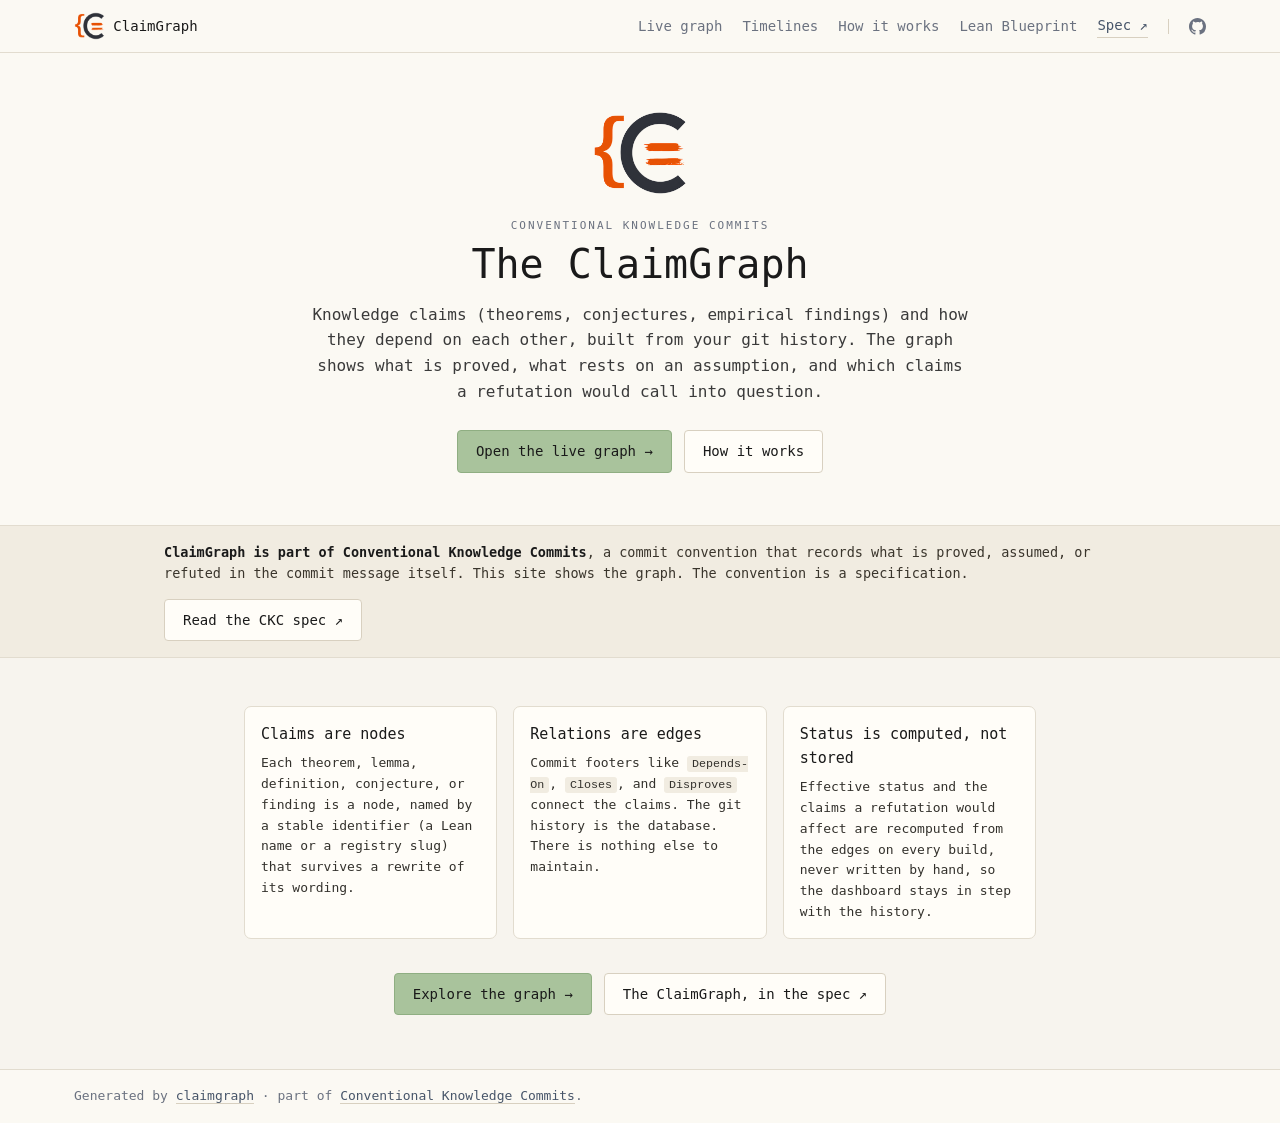
<file: docs/index.html>
<!DOCTYPE html>
<html lang="en">
<head>
<meta charset="utf-8">
<meta name="viewport" content="width=device-width, initial-scale=1">
<title>ClaimGraph · Conventional Knowledge Commits</title>
<meta name="description" content="A graph of knowledge claims and how they depend on each other, built from git history. Part of Conventional Knowledge Commits.">
<link rel="icon" type="image/png" href="assets/favicon.png">
<link rel="apple-touch-icon" href="assets/apple-touch-icon.png">
<meta property="og:type" content="website">
<meta property="og:site_name" content="ClaimGraph">
<meta property="og:title" content="The ClaimGraph">
<meta property="og:description" content="A graph of knowledge claims and how they depend on each other, built from git history.">
<meta property="og:url" content="https://claimgraph.conventional-knowledge-commits.org/">
<meta property="og:image" content="https://claimgraph.conventional-knowledge-commits.org/assets/og/home.png">
<meta property="og:image:width" content="1200">
<meta property="og:image:height" content="630">
<meta name="twitter:card" content="summary_large_image">
<meta name="twitter:image" content="https://claimgraph.conventional-knowledge-commits.org/assets/og/home.png">
<link rel="stylesheet" href="assets/claimgraph.css">
</head>
<body>
<nav class="nav"><div class="wrap">
  <a class="home" href="index.html"><img class="brand" src="assets/logo.png" width="384" height="343" alt="">ClaimGraph</a>
  <span class="sp"></span>
  <a href="graph.html">Live graph</a>
  <a href="timelines.html">Timelines</a>
  <a href="how-it-works.html">How it works</a>
  <a href="blueprint.html">Lean Blueprint</a>
  <a class="ext" href="https://conventional-knowledge-commits.org/">Spec ↗</a>
  <span class="navsep"></span>
  <a class="gh" href="https://github.com/hotherio/claimgraph" aria-label="GitHub repository" title="GitHub repository"><svg viewBox="0 0 16 16" width="17" height="17" aria-hidden="true"><path fill="currentColor" d="M8 0C3.58 0 0 3.58 0 8c0 3.54 2.29 6.53 5.47 7.59.4.07.55-.17.55-.38 0-.19-.01-.82-.01-1.49-2.01.37-2.53-.49-2.69-.94-.09-.23-.48-.94-.82-1.13-.28-.15-.68-.52-.01-.53.63-.01 1.08.58 1.23.82.72 1.21 1.87.87 2.33.66.07-.52.28-.87.51-1.07-1.78-.2-3.64-.89-3.64-3.95 0-.87.31-1.59.82-2.15-.08-.2-.36-1.02.08-2.12 0 0 .67-.21 2.2.82a7.6 7.6 0 0 1 2-.27c.68 0 1.36.09 2 .27 1.53-1.04 2.2-.82 2.2-.82.44 1.1.16 1.92.08 2.12.51.56.82 1.27.82 2.15 0 3.07-1.87 3.75-3.65 3.95.29.25.54.73.54 1.48 0 1.07-.01 1.93-.01 2.2 0 .21.15.46.55.38A8.01 8.01 0 0 0 16 8c0-4.42-3.58-8-8-8z"/></svg></a>
</div></nav>

<header class="lhero"><div class="wrap">
  <img class="lhero-logo" src="assets/logo.png" alt="Conventional Knowledge Commits">
  <div class="tag">Conventional Knowledge Commits</div>
  <h1>The ClaimGraph</h1>
  <p class="llede">Knowledge claims (theorems, conjectures, empirical findings) and how they depend
  on each other, built from your git history. The graph shows what is proved, what rests on an
  assumption, and which claims a refutation would call into question.</p>
  <div class="cta lcta">
    <a class="btn primary" href="graph.html">Open the live graph →</a>
    <a class="btn" href="how-it-works.html">How it works</a>
  </div>
</div></header>

<div class="specband"><div class="wrap">
  <div><b>ClaimGraph is part of Conventional Knowledge Commits</b>, a commit convention that records
  what is proved, assumed, or refuted in the commit message itself. This site shows the graph. The
  convention is a specification.</div>
  <a class="btn" href="https://conventional-knowledge-commits.org/">Read the CKC spec ↗</a>
</div></div>

<main class="prose"><div class="wrap">
  <section class="features">
    <div class="card">
      <h3>Claims are nodes</h3>
      <p>Each theorem, lemma, definition, conjecture, or finding is a node, named by a stable
      identifier (a Lean name or a registry slug) that survives a rewrite of its wording.</p>
    </div>
    <div class="card">
      <h3>Relations are edges</h3>
      <p>Commit footers like <code>Depends-On</code>, <code>Closes</code>, and <code>Disproves</code>
      connect the claims. The git history is the database. There is nothing else to maintain.</p>
    </div>
    <div class="card">
      <h3>Status is computed, not stored</h3>
      <p>Effective status and the claims a refutation would affect are recomputed from the edges on
      every build, never written by hand, so the dashboard stays in step with the history.</p>
    </div>
  </section>

  <div class="cta" style="justify-content:center;margin-top:26px">
    <a class="btn primary" href="graph.html">Explore the graph →</a>
    <a class="btn" href="https://conventional-knowledge-commits.org/0.1.0/en/claimgraph.html">The ClaimGraph, in the spec ↗</a>
  </div>
</div></main>

<footer><div class="wrap">
  Generated by <a href="https://github.com/hotherio/claimgraph">claimgraph</a> ·
  part of <a href="https://conventional-knowledge-commits.org/">Conventional Knowledge Commits</a>.
</div></footer>
</body>
</html>
</file>
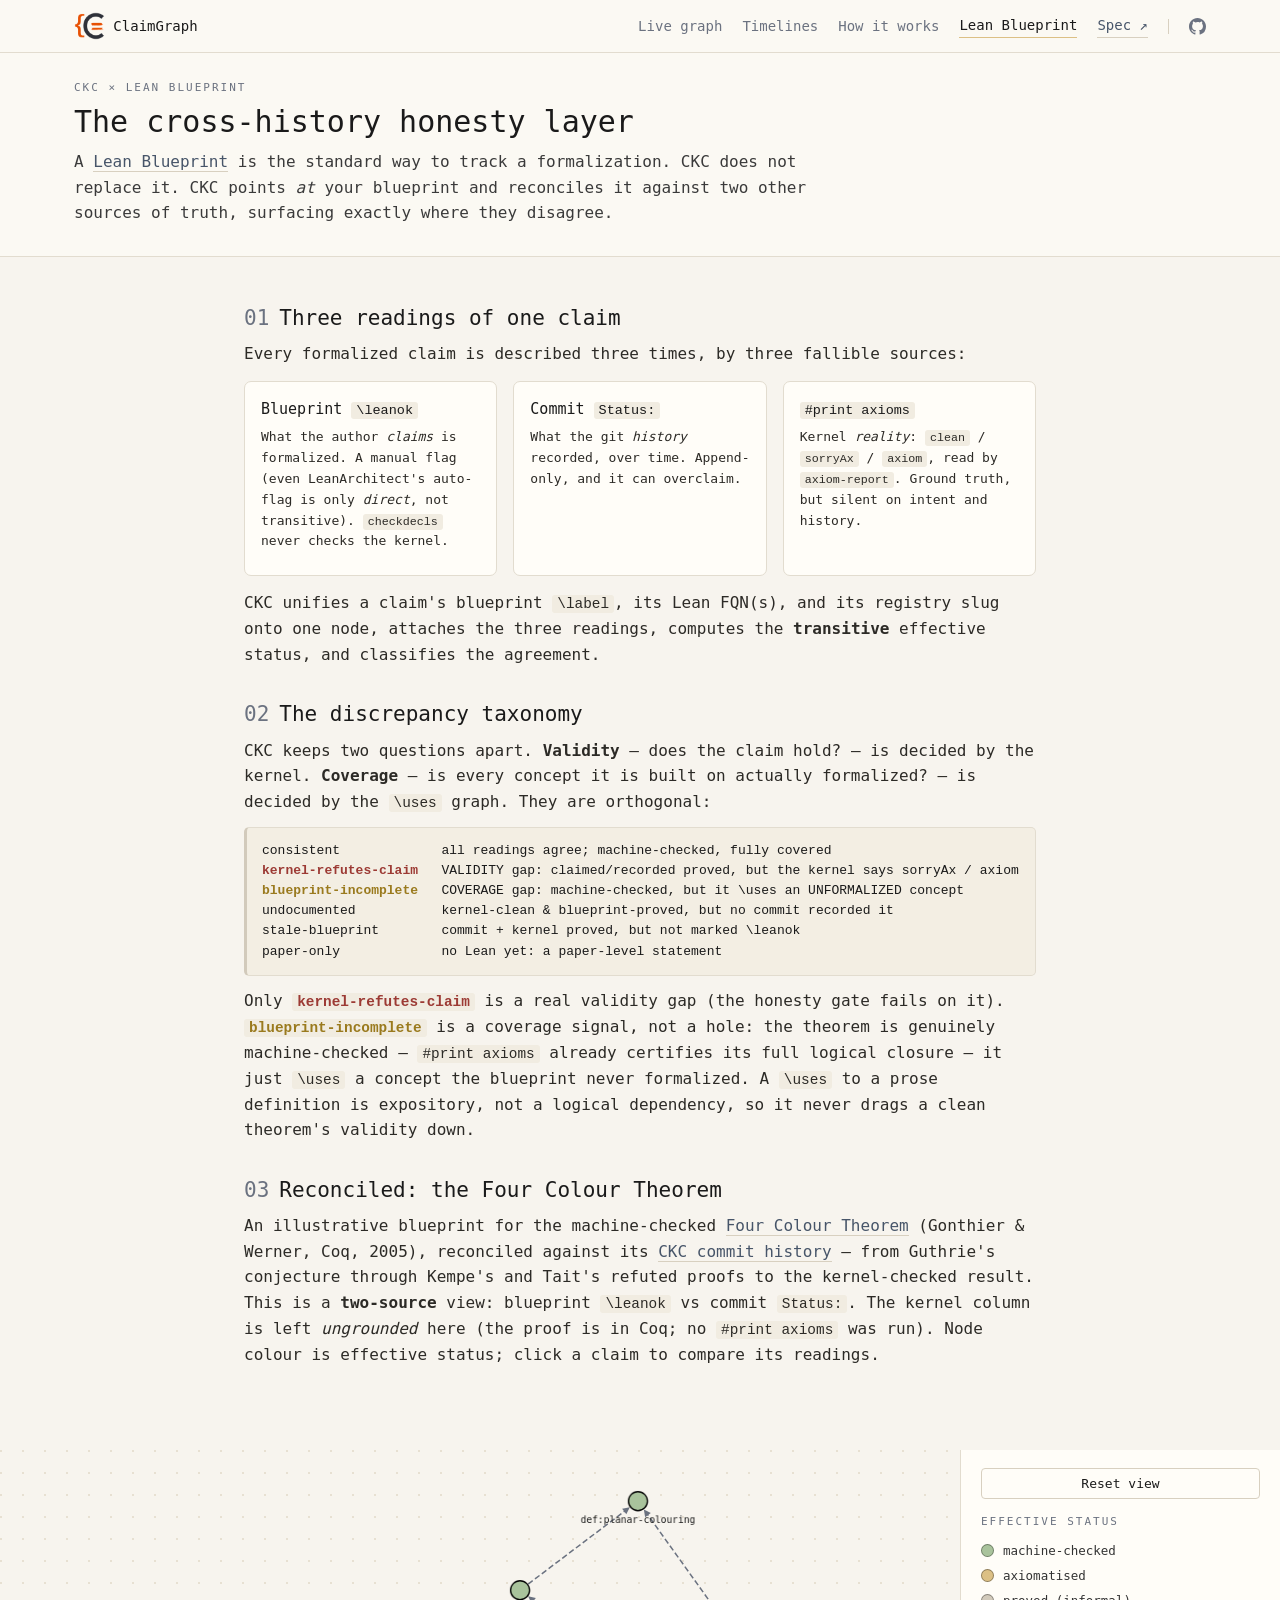
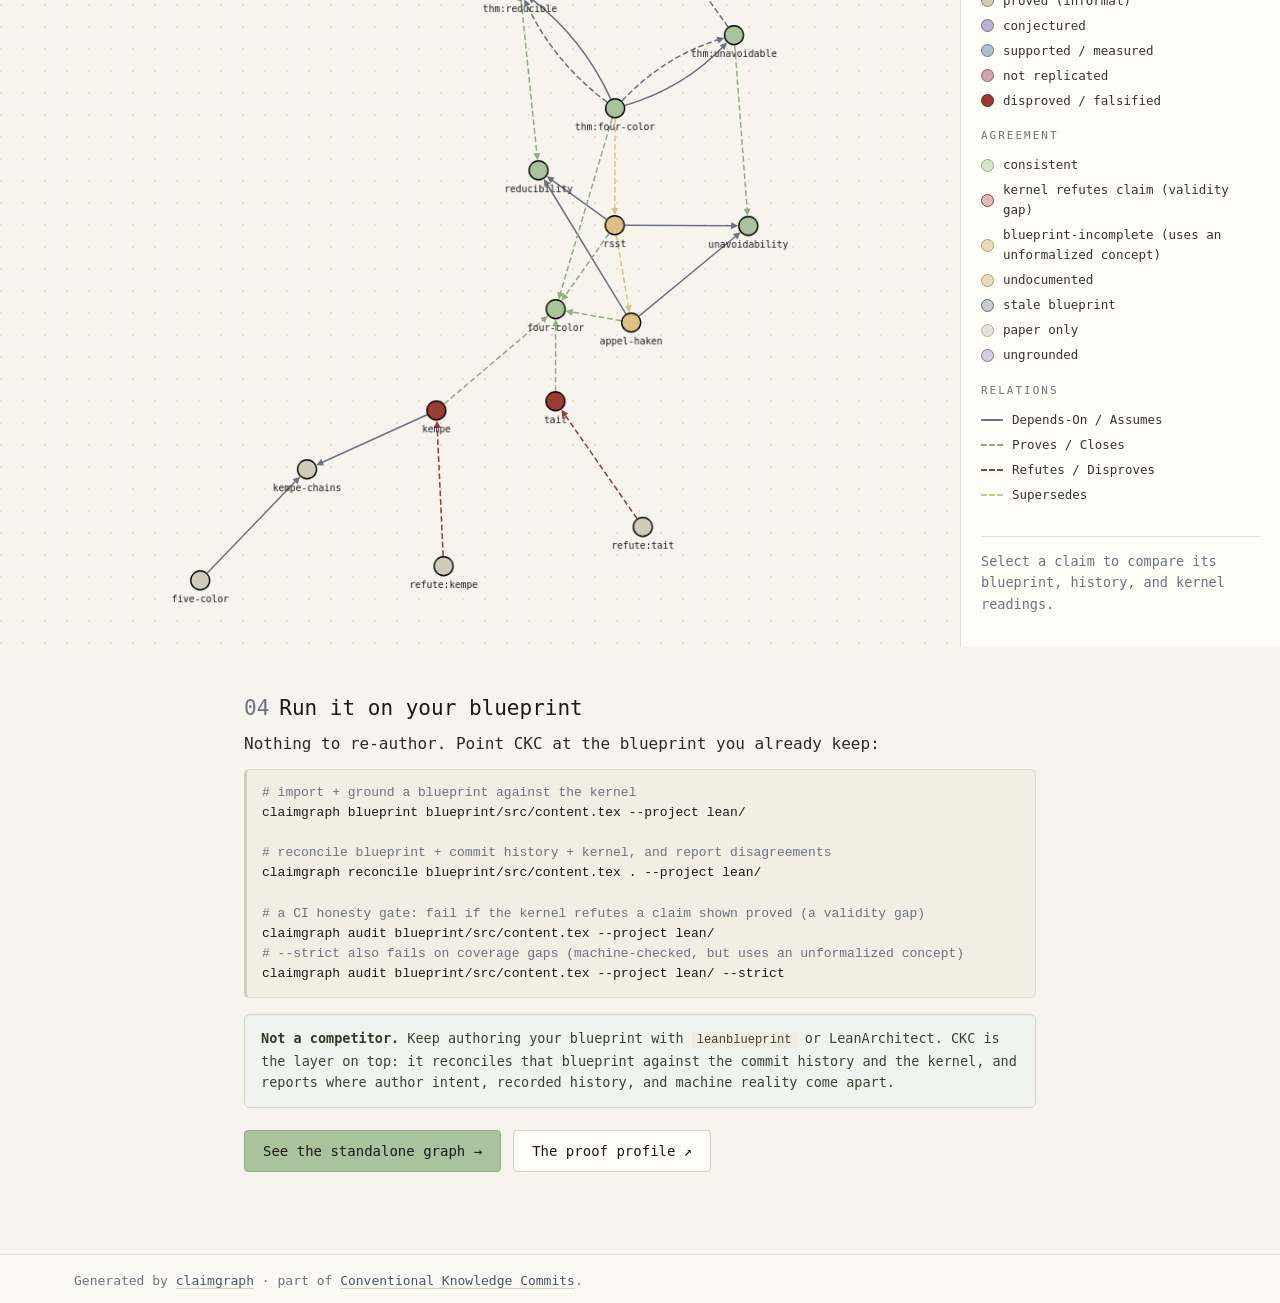
<file: docs/blueprint.html>
<!DOCTYPE html>
<html lang="en">
<head>
<meta charset="utf-8">
<meta name="viewport" content="width=device-width, initial-scale=1">
<title>Lean Blueprint · ClaimGraph · CKC</title>
<meta name="description" content="CKC reconciles a Lean Blueprint's \leanok, the CKC commit history, and #print axioms onto one claim graph, surfacing where the three disagree.">
<link rel="icon" type="image/png" href="assets/favicon.png">
<link rel="apple-touch-icon" href="assets/apple-touch-icon.png">
<meta property="og:type" content="website">
<meta property="og:site_name" content="ClaimGraph">
<meta property="og:title" content="The cross-history honesty layer">
<meta property="og:description" content="Reconcile a Lean Blueprint's leanok, the commit history, and print axioms onto one graph.">
<meta property="og:url" content="https://claimgraph.conventional-knowledge-commits.org/blueprint.html">
<meta property="og:image" content="https://claimgraph.conventional-knowledge-commits.org/assets/og/blueprint.png">
<meta property="og:image:width" content="1200">
<meta property="og:image:height" content="630">
<meta name="twitter:card" content="summary_large_image">
<meta name="twitter:image" content="https://claimgraph.conventional-knowledge-commits.org/assets/og/blueprint.png">
<link rel="stylesheet" href="assets/claimgraph.css">
</head>
<body>
<nav class="nav"><div class="wrap">
  <a class="home" href="index.html"><img class="brand" src="assets/logo.png" width="384" height="343" alt="">ClaimGraph</a>
  <span class="sp"></span>
  <a href="graph.html">Live graph</a>
  <a href="timelines.html">Timelines</a>
  <a href="how-it-works.html">How it works</a>
  <a href="blueprint.html" class="here">Lean Blueprint</a>
  <a class="ext" href="https://conventional-knowledge-commits.org/">Spec ↗</a>
  <span class="navsep"></span>
  <a class="gh" href="https://github.com/hotherio/claimgraph" aria-label="GitHub repository" title="GitHub repository"><svg viewBox="0 0 16 16" width="17" height="17" aria-hidden="true"><path fill="currentColor" d="M8 0C3.58 0 0 3.58 0 8c0 3.54 2.29 6.53 5.47 7.59.4.07.55-.17.55-.38 0-.19-.01-.82-.01-1.49-2.01.37-2.53-.49-2.69-.94-.09-.23-.48-.94-.82-1.13-.28-.15-.68-.52-.01-.53.63-.01 1.08.58 1.23.82.72 1.21 1.87.87 2.33.66.07-.52.28-.87.51-1.07-1.78-.2-3.64-.89-3.64-3.95 0-.87.31-1.59.82-2.15-.08-.2-.36-1.02.08-2.12 0 0 .67-.21 2.2.82a7.6 7.6 0 0 1 2-.27c.68 0 1.36.09 2 .27 1.53-1.04 2.2-.82 2.2-.82.44 1.1.16 1.92.08 2.12.51.56.82 1.27.82 2.15 0 3.07-1.87 3.75-3.65 3.95.29.25.54.73.54 1.48 0 1.07-.01 1.93-.01 2.2 0 .21.15.46.55.38A8.01 8.01 0 0 0 16 8c0-4.42-3.58-8-8-8z"/></svg></a>
</div></nav>

<header class="hero"><div class="wrap">
  <div class="tag">CKC × Lean Blueprint</div>
  <h1>The cross-history honesty layer</h1>
  <p class="lede">A <a href="https://github.com/PatrickMassot/leanblueprint">Lean Blueprint</a> is the
  standard way to track a formalization. CKC does not replace it. CKC points <em>at</em> your
  blueprint and reconciles it against two other sources of truth, surfacing exactly where they
  disagree.</p>
</div></header>

<main class="prose"><div class="wrap">
  <section>
    <h2><span class="n">01</span>Three readings of one claim</h2>
    <p>Every formalized claim is described three times, by three fallible sources:</p>
    <div class="cols" style="grid-template-columns:1fr 1fr 1fr">
      <div class="card"><h3>Blueprint <code>\leanok</code></h3><p>What the author <em>claims</em> is
      formalized. A manual flag (even LeanArchitect's auto-flag is only <em>direct</em>, not
      transitive). <code>checkdecls</code> never checks the kernel.</p></div>
      <div class="card"><h3>Commit <code>Status:</code></h3><p>What the git <em>history</em>
      recorded, over time. Append-only, and it can overclaim.</p></div>
      <div class="card"><h3><code>#print axioms</code></h3><p>Kernel <em>reality</em>:
      <code>clean</code> / <code>sorryAx</code> / <code>axiom</code>, read by
      <code>axiom-report</code>. Ground truth, but silent on intent and history.</p></div>
    </div>
    <p>CKC unifies a claim's blueprint <code>\label</code>, its Lean FQN(s), and its registry slug onto
    one node, attaches the three readings, computes the <strong>transitive</strong> effective status,
    and classifies the agreement.</p>
  </section>

  <section>
    <h2><span class="n">02</span>The discrepancy taxonomy</h2>
    <p>CKC keeps two questions apart. <strong>Validity</strong> &mdash; does the claim hold? &mdash; is
    decided by the kernel. <strong>Coverage</strong> &mdash; is every concept it is built on actually
    formalized? &mdash; is decided by the <code>\uses</code> graph. They are orthogonal:</p>
<pre class="code">consistent             all readings agree; machine-checked, fully covered
<span class="brk">kernel-refutes-claim</span>   VALIDITY gap: claimed/recorded proved, but the kernel says sorryAx / axiom
<span class="warn">blueprint-incomplete</span>   COVERAGE gap: machine-checked, but it \uses an UNFORMALIZED concept
undocumented           kernel-clean &amp; blueprint-proved, but no commit recorded it
stale-blueprint        commit + kernel proved, but not marked \leanok
paper-only             no Lean yet: a paper-level statement</pre>
    <p>Only <code class="brk">kernel-refutes-claim</code> is a real validity gap (the honesty gate
    fails on it). <code class="warn">blueprint-incomplete</code> is a coverage signal, not a hole: the
    theorem is genuinely machine-checked &mdash; <code>#print axioms</code> already certifies its full
    logical closure &mdash; it just <code>\uses</code> a concept the blueprint never formalized. A
    <code>\uses</code> to a prose definition is expository, not a logical dependency, so it never drags
    a clean theorem's validity down.</p>
  </section>

  <section>
    <h2><span class="n">03</span>Reconciled: the Four Colour Theorem</h2>
    <p>An illustrative blueprint for the machine-checked <a
    href="https://en.wikipedia.org/wiki/Four_color_theorem">Four Colour Theorem</a> (Gonthier &amp;
    Werner, Coq, 2005), reconciled against its <a href="graph.html">CKC commit history</a> &mdash; from
    Guthrie's conjecture through Kempe's and Tait's refuted proofs to the kernel-checked result. This
    is a <strong>two-source</strong> view: blueprint <code>\leanok</code> vs commit <code>Status:</code>.
    The kernel column is left <em>ungrounded</em> here (the proof is in Coq; no <code>#print axioms</code>
    was run). Node colour is effective status; click a claim to compare its readings.</p>
  </section>
</div></main>

<div class="board">
  <div id="cy" aria-label="Reconciled ClaimGraph"></div>
  <aside id="panel" class="panel">
    <button id="reset-view" type="button" class="panel-btn" title="Clear the selection and re-centre the graph">Reset view</button>
    <div class="legend">
      <div class="tag">Effective status</div>
      <ul class="swatches" id="status-legend"></ul>
      <div class="tag">Agreement</div>
      <ul class="swatches" id="agreement-legend"></ul>
      <div class="tag">Relations</div>
      <ul class="swatches" id="edge-legend"></ul>
    </div>
    <div id="detail" class="detail">
      <p class="hint">Select a claim to compare its blueprint, history, and kernel readings.</p>
    </div>
  </aside>
</div>

<main class="prose"><div class="wrap">
  <section>
    <h2><span class="n">04</span>Run it on your blueprint</h2>
    <p>Nothing to re-author. Point CKC at the blueprint you already keep:</p>
<pre class="code"><span class="c"># import + ground a blueprint against the kernel</span>
claimgraph blueprint blueprint/src/content.tex --project lean/

<span class="c"># reconcile blueprint + commit history + kernel, and report disagreements</span>
claimgraph reconcile blueprint/src/content.tex . --project lean/

<span class="c"># a CI honesty gate: fail if the kernel refutes a claim shown proved (a validity gap)</span>
claimgraph audit blueprint/src/content.tex --project lean/
<span class="c"># --strict also fails on coverage gaps (machine-checked, but uses an unformalized concept)</span>
claimgraph audit blueprint/src/content.tex --project lean/ --strict</pre>
    <div class="callout"><b>Not a competitor.</b> Keep authoring your blueprint with
    <code>leanblueprint</code> or LeanArchitect. CKC is the layer on top: it reconciles that blueprint
    against the commit history and the kernel, and reports where author intent, recorded history, and
    machine reality come apart.</div>

    <div class="cta">
      <a class="btn primary" href="graph.html">See the standalone graph →</a>
      <a class="btn" href="https://conventional-knowledge-commits.org/proof-profile.html">The proof profile ↗</a>
    </div>
  </section>
</div></main>

<footer><div class="wrap">
  Generated by <a href="https://github.com/hotherio/claimgraph">claimgraph</a> ·
  part of <a href="https://conventional-knowledge-commits.org/">Conventional Knowledge Commits</a>.
</div></footer>

<script>window.CG_DATA = "assets/reconcile.json";</script>
<script src="assets/vendor/cytoscape.min.js"></script>
<script src="assets/claimgraph.js"></script>
</body>
</html>
</file>
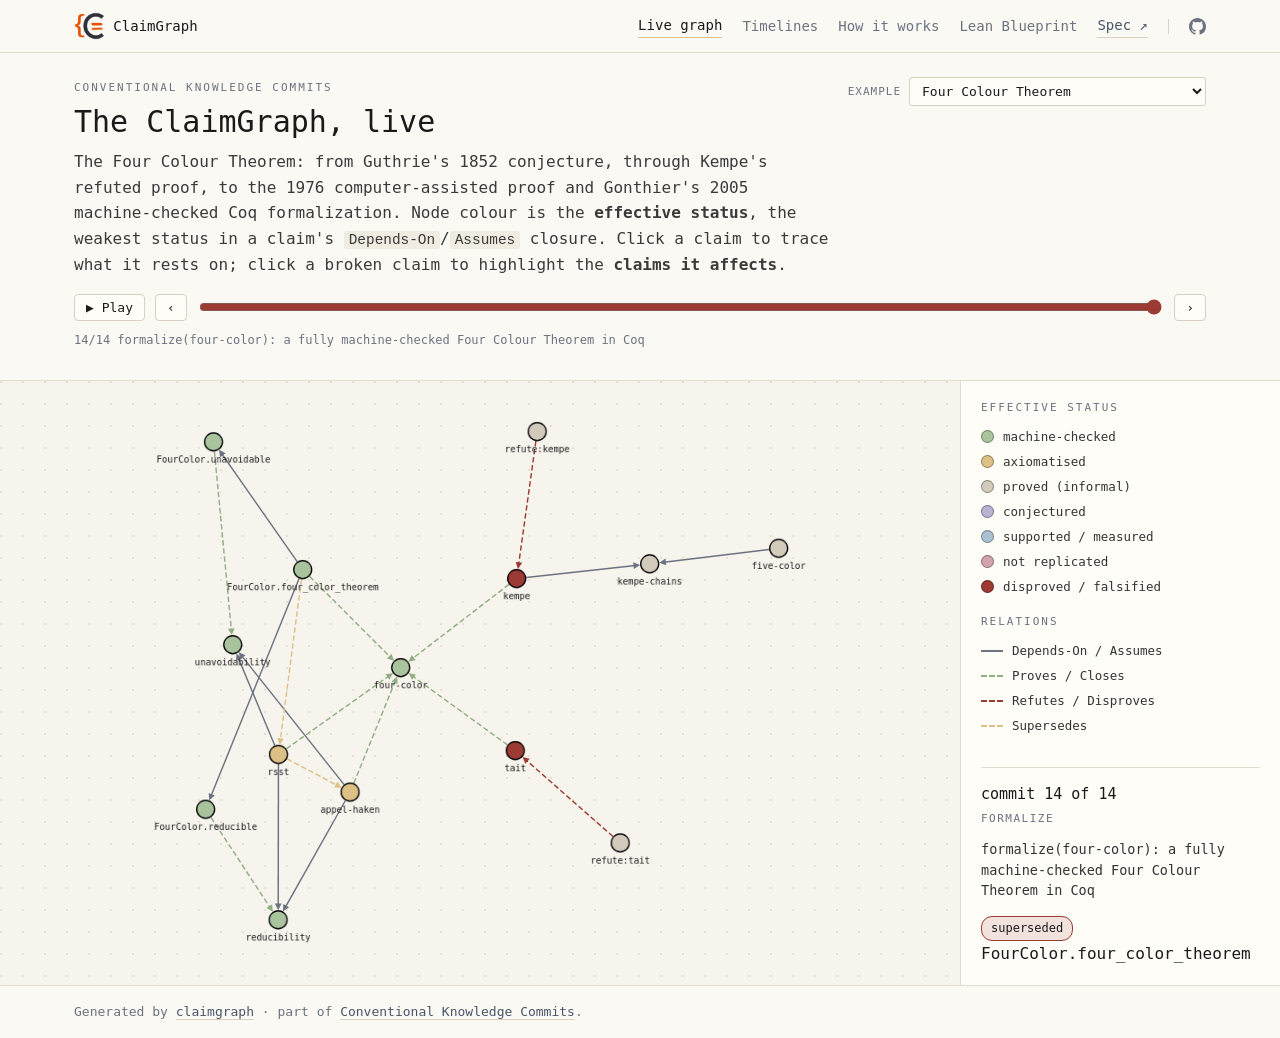
<file: docs/graph.html>
<!DOCTYPE html>
<html lang="en">
<head>
<meta charset="utf-8">
<meta name="viewport" content="width=device-width, initial-scale=1">
<title>Live graph · ClaimGraph · CKC</title>
<meta name="description" content="The ClaimGraph rendered live: effective status, dependency closures, and the claims a refutation would affect.">
<link rel="icon" type="image/png" href="assets/favicon.png">
<link rel="apple-touch-icon" href="assets/apple-touch-icon.png">
<meta property="og:type" content="website">
<meta property="og:site_name" content="ClaimGraph">
<meta property="og:title" content="The ClaimGraph, live">
<meta property="og:description" content="The ClaimGraph rendered live: effective status, dependency closures, and blast radius.">
<meta property="og:url" content="https://claimgraph.conventional-knowledge-commits.org/graph.html">
<meta property="og:image" content="https://claimgraph.conventional-knowledge-commits.org/assets/og/graph.png">
<meta property="og:image:width" content="1200">
<meta property="og:image:height" content="630">
<meta name="twitter:card" content="summary_large_image">
<meta name="twitter:image" content="https://claimgraph.conventional-knowledge-commits.org/assets/og/graph.png">
<link rel="stylesheet" href="assets/claimgraph.css">
</head>
<body>
<nav class="nav"><div class="wrap">
  <a class="home" href="index.html"><img class="brand" src="assets/logo.png" width="384" height="343" alt="">ClaimGraph</a>
  <span class="sp"></span>
  <a href="graph.html" class="here">Live graph</a>
  <a href="timelines.html">Timelines</a>
  <a href="how-it-works.html">How it works</a>
  <a href="blueprint.html">Lean Blueprint</a>
  <a class="ext" href="https://conventional-knowledge-commits.org/">Spec ↗</a>
  <span class="navsep"></span>
  <a class="gh" href="https://github.com/hotherio/claimgraph" aria-label="GitHub repository" title="GitHub repository"><svg viewBox="0 0 16 16" width="17" height="17" aria-hidden="true"><path fill="currentColor" d="M8 0C3.58 0 0 3.58 0 8c0 3.54 2.29 6.53 5.47 7.59.4.07.55-.17.55-.38 0-.19-.01-.82-.01-1.49-2.01.37-2.53-.49-2.69-.94-.09-.23-.48-.94-.82-1.13-.28-.15-.68-.52-.01-.53.63-.01 1.08.58 1.23.82.72 1.21 1.87.87 2.33.66.07-.52.28-.87.51-1.07-1.78-.2-3.64-.89-3.64-3.95 0-.87.31-1.59.82-2.15-.08-.2-.36-1.02.08-2.12 0 0 .67-.21 2.2.82a7.6 7.6 0 0 1 2-.27c.68 0 1.36.09 2 .27 1.53-1.04 2.2-.82 2.2-.82.44 1.1.16 1.92.08 2.12.51.56.82 1.27.82 2.15 0 3.07-1.87 3.75-3.65 3.95.29.25.54.73.54 1.48 0 1.07-.01 1.93-.01 2.2 0 .21.15.46.55.38A8.01 8.01 0 0 0 16 8c0-4.42-3.58-8-8-8z"/></svg></a>
</div></nav>

<header class="hero"><div class="wrap">
  <div class="tag">Conventional Knowledge Commits</div>
  <div class="picker">
    <label for="example">Example</label>
    <select id="example">
      <option value="assets/claimgraph.json">Four Colour Theorem</option>
      <option value="assets/fermat.json">Fermat's Last Theorem</option>
      <option value="assets/kepler.json">Kepler Conjecture</option>
      <option value="assets/fundamental-algebra.json">Fundamental Theorem of Algebra</option>
      <option value="assets/prime-number-theorem.json">Prime Number Theorem</option>
      <option value="assets/weak-pfr.json">PFR: WeakPFR silent contamination</option>
    </select>
  </div>
  <h1>The ClaimGraph, live</h1>
  <p class="lede" id="ex-lede">The Four Colour Theorem: from Guthrie's 1852 conjecture, through Kempe's
  refuted proof, to the 1976 computer-assisted proof and Gonthier's 2005 machine-checked Coq
  formalization. Node colour is the <b>effective status</b>, the weakest status in a claim's
  <code>Depends-On</code>/<code>Assumes</code> closure. Click a claim to trace what it rests on;
  click a broken claim to highlight the <b>claims it affects</b>.</p>
  <div id="transport" class="transport" hidden role="group" aria-label="Replay the history">
    <button id="tl-play" class="tl-btn" type="button" aria-pressed="false">&#9654; Play</button>
    <button id="tl-prev" class="tl-btn" type="button" aria-label="Step back">&#8249;</button>
    <input id="tl-range" class="tl-range" type="range" min="0" max="0" value="0" step="1" aria-label="Commit timeline">
    <button id="tl-next" class="tl-btn" type="button" aria-label="Step forward">&#8250;</button>
    <span id="tl-label" class="tl-label"></span>
  </div>
</div></header>

<main class="board">
  <div id="cy" aria-label="ClaimGraph visualization"></div>
  <aside id="panel" class="panel">
    <div class="legend">
      <div class="tag">Effective status</div>
      <ul class="swatches" id="status-legend"></ul>
      <div class="tag">Relations</div>
      <ul class="swatches" id="edge-legend"></ul>
    </div>
    <div id="detail" class="detail">
      <p class="hint">Select a claim to inspect its status and dependencies.</p>
    </div>
  </aside>
</main>

<footer><div class="wrap">
  Generated by <a href="https://github.com/hotherio/claimgraph">claimgraph</a> ·
  part of <a href="https://conventional-knowledge-commits.org/">Conventional Knowledge Commits</a>.
</div></footer>

<script src="assets/vendor/cytoscape.min.js"></script>
<script src="assets/claimgraph.js"></script>
</body>
</html>
</file>
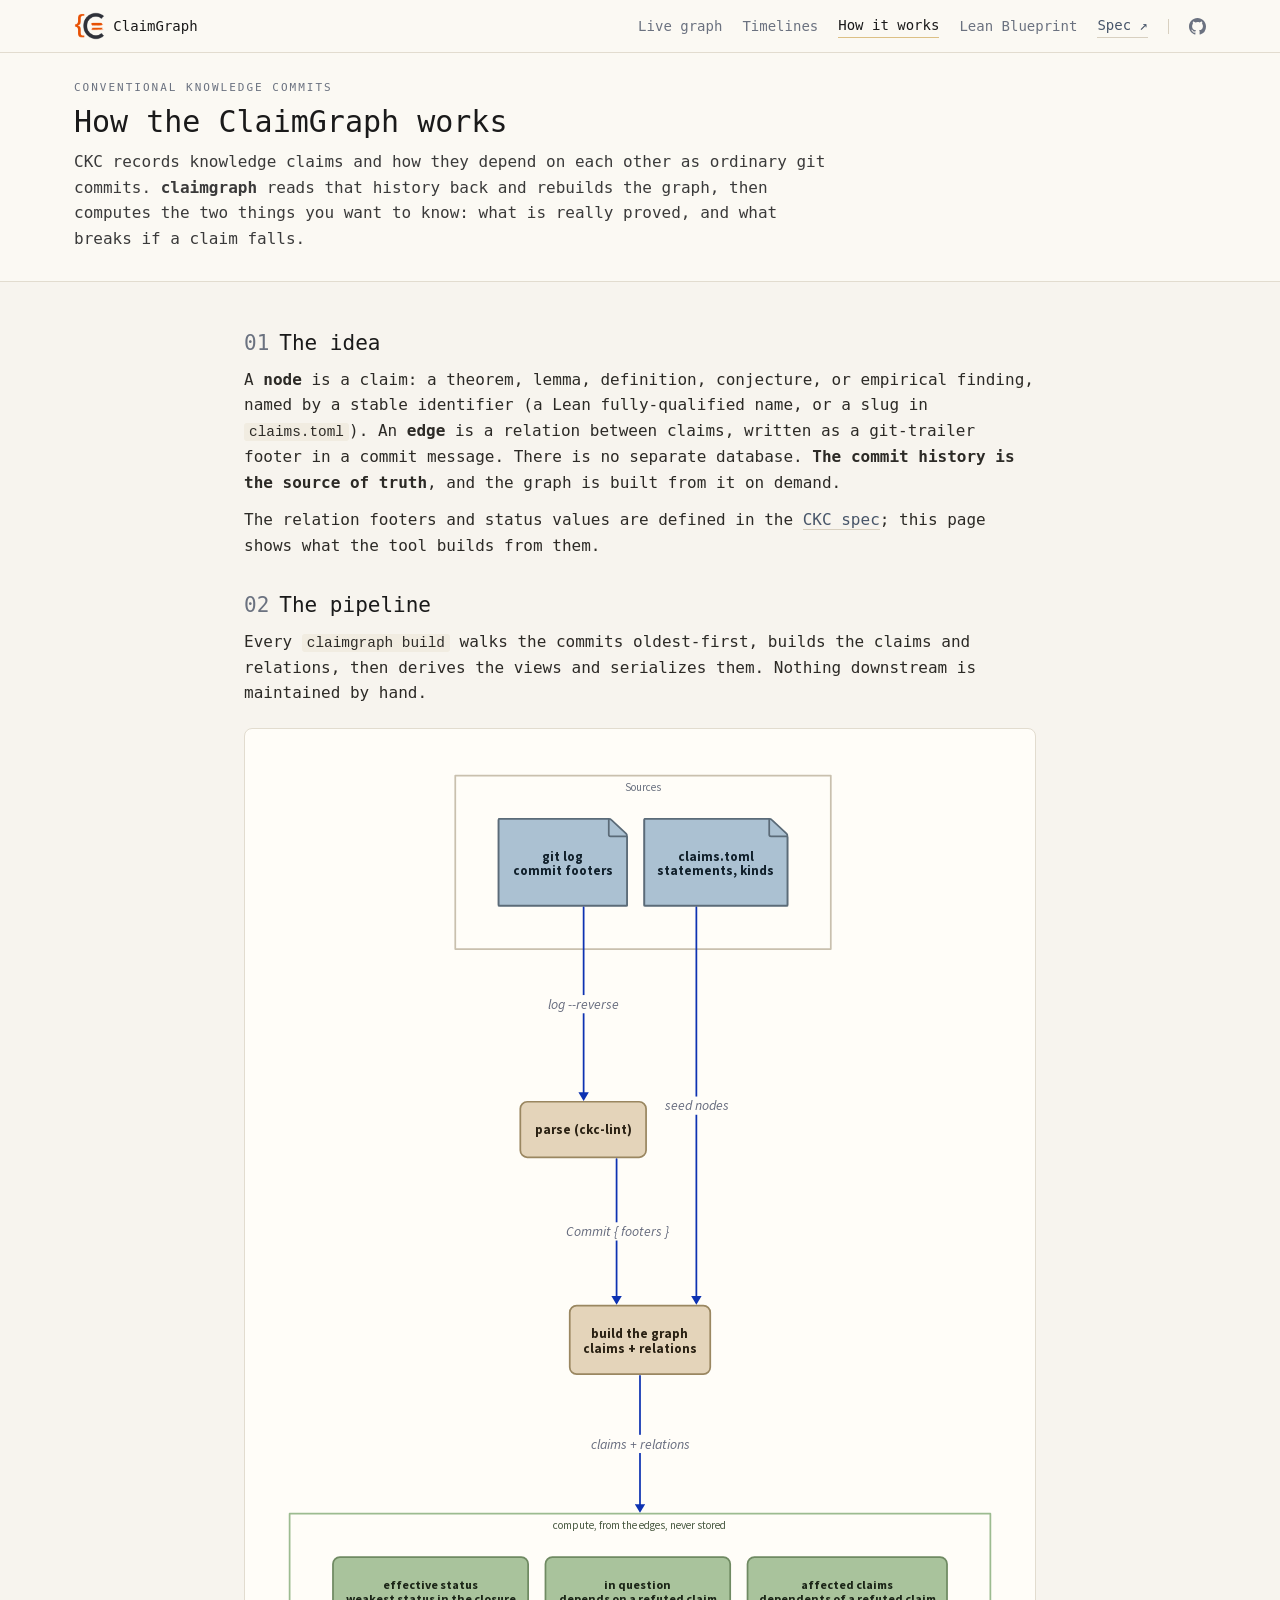
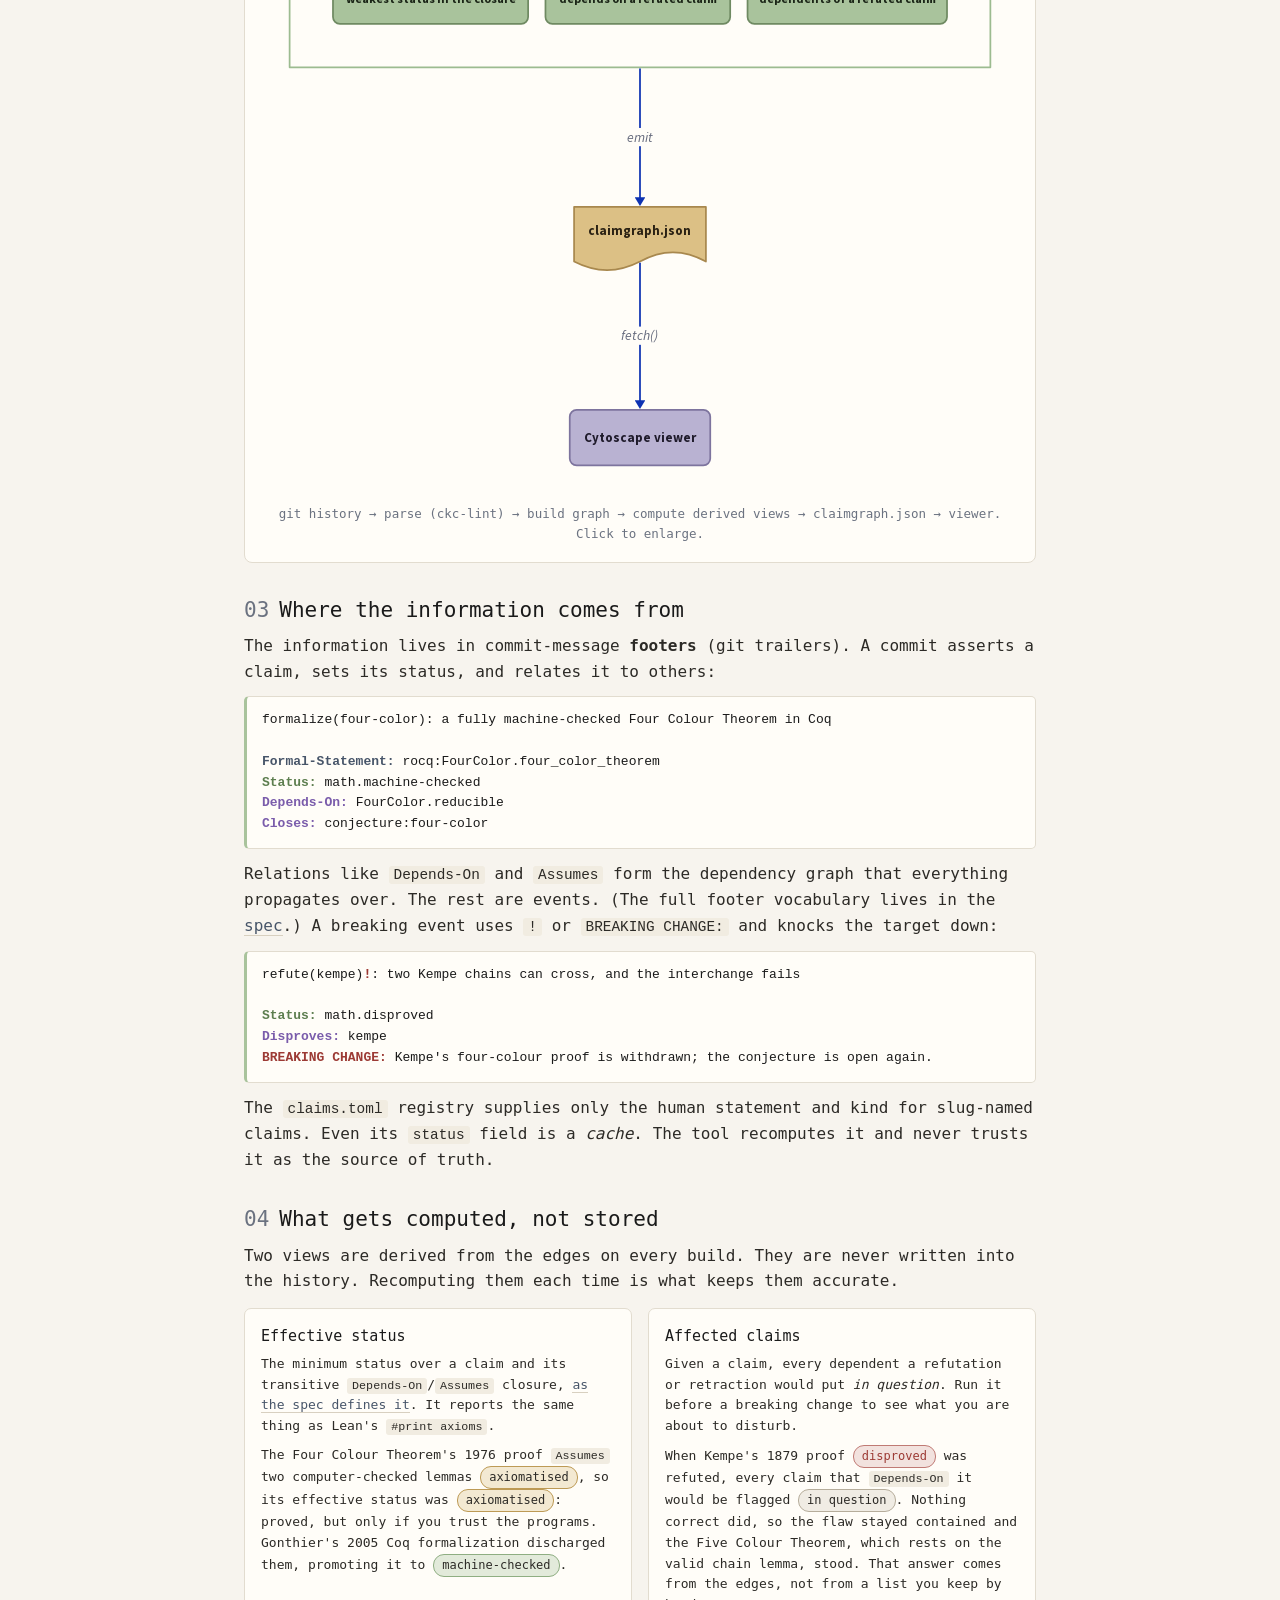
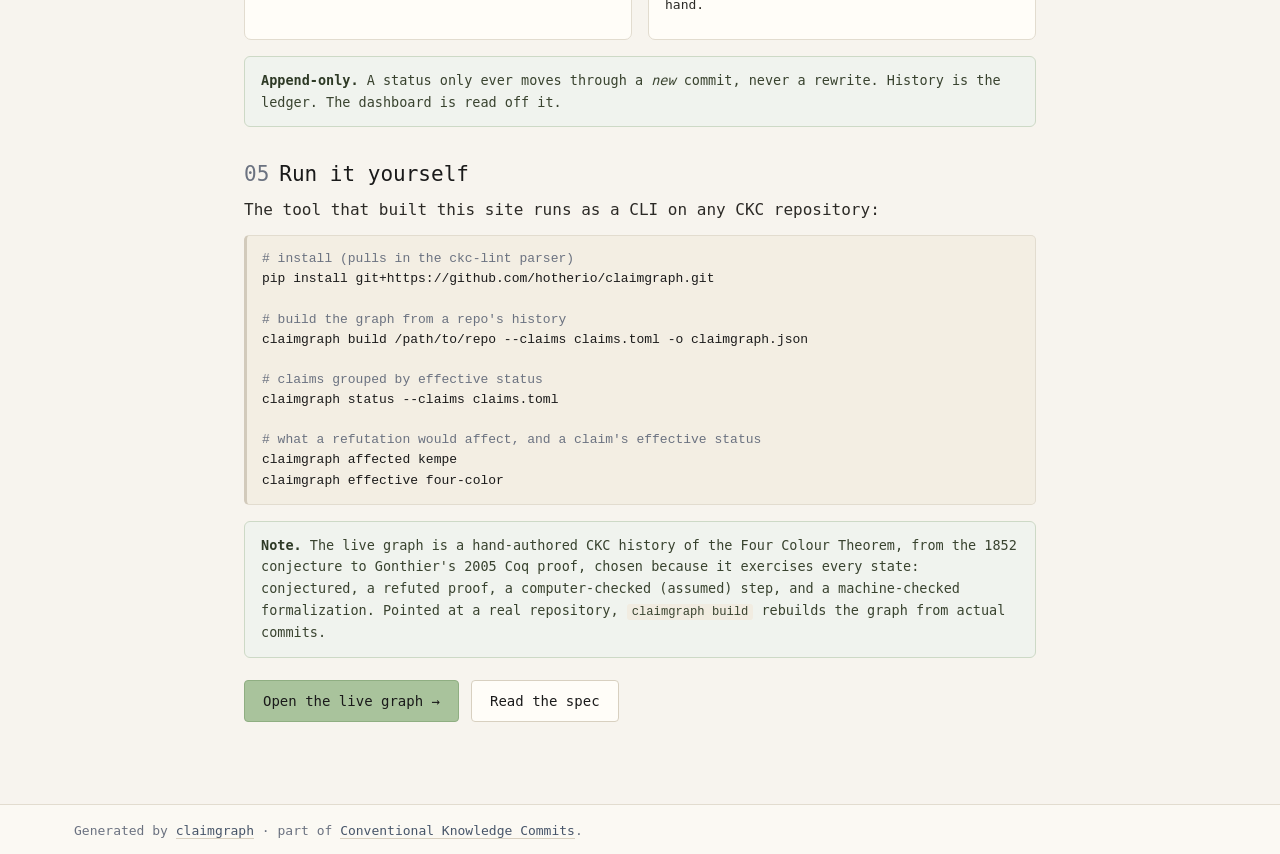
<file: docs/how-it-works.html>
<!DOCTYPE html>
<html lang="en">
<head>
<meta charset="utf-8">
<meta name="viewport" content="width=device-width, initial-scale=1">
<title>How it works · ClaimGraph · CKC</title>
<meta name="description" content="How claimgraph rebuilds the dependency graph of claims from CKC commit footers, and what it computes.">
<link rel="icon" type="image/png" href="assets/favicon.png">
<link rel="apple-touch-icon" href="assets/apple-touch-icon.png">
<meta property="og:type" content="website">
<meta property="og:site_name" content="ClaimGraph">
<meta property="og:title" content="How the ClaimGraph works">
<meta property="og:description" content="How claimgraph rebuilds the dependency graph of claims from CKC commit footers.">
<meta property="og:url" content="https://claimgraph.conventional-knowledge-commits.org/how-it-works.html">
<meta property="og:image" content="https://claimgraph.conventional-knowledge-commits.org/assets/og/how-it-works.png">
<meta property="og:image:width" content="1200">
<meta property="og:image:height" content="630">
<meta name="twitter:card" content="summary_large_image">
<meta name="twitter:image" content="https://claimgraph.conventional-knowledge-commits.org/assets/og/how-it-works.png">
<link rel="stylesheet" href="assets/claimgraph.css">
</head>
<body>
<nav class="nav"><div class="wrap">
  <a class="home" href="index.html"><img class="brand" src="assets/logo.png" width="384" height="343" alt="">ClaimGraph</a>
  <span class="sp"></span>
  <a href="graph.html">Live graph</a>
  <a href="timelines.html">Timelines</a>
  <a href="how-it-works.html" class="here">How it works</a>
  <a href="blueprint.html">Lean Blueprint</a>
  <a class="ext" href="https://conventional-knowledge-commits.org/">Spec ↗</a>
  <span class="navsep"></span>
  <a class="gh" href="https://github.com/hotherio/claimgraph" aria-label="GitHub repository" title="GitHub repository"><svg viewBox="0 0 16 16" width="17" height="17" aria-hidden="true"><path fill="currentColor" d="M8 0C3.58 0 0 3.58 0 8c0 3.54 2.29 6.53 5.47 7.59.4.07.55-.17.55-.38 0-.19-.01-.82-.01-1.49-2.01.37-2.53-.49-2.69-.94-.09-.23-.48-.94-.82-1.13-.28-.15-.68-.52-.01-.53.63-.01 1.08.58 1.23.82.72 1.21 1.87.87 2.33.66.07-.52.28-.87.51-1.07-1.78-.2-3.64-.89-3.64-3.95 0-.87.31-1.59.82-2.15-.08-.2-.36-1.02.08-2.12 0 0 .67-.21 2.2.82a7.6 7.6 0 0 1 2-.27c.68 0 1.36.09 2 .27 1.53-1.04 2.2-.82 2.2-.82.44 1.1.16 1.92.08 2.12.51.56.82 1.27.82 2.15 0 3.07-1.87 3.75-3.65 3.95.29.25.54.73.54 1.48 0 1.07-.01 1.93-.01 2.2 0 .21.15.46.55.38A8.01 8.01 0 0 0 16 8c0-4.42-3.58-8-8-8z"/></svg></a>
</div></nav>

<header class="hero"><div class="wrap">
  <div class="tag">Conventional Knowledge Commits</div>
  <h1>How the ClaimGraph works</h1>
  <p class="lede">CKC records knowledge claims and how they depend on each other as ordinary git
  commits. <b>claimgraph</b> reads that history back and rebuilds the graph, then computes the two
  things you want to know: what is really proved, and what breaks if a claim falls.</p>
</div></header>

<main class="prose"><div class="wrap">

  <section>
    <h2><span class="n">01</span>The idea</h2>
    <p>A <strong>node</strong> is a claim: a theorem, lemma, definition, conjecture, or empirical
    finding, named by a stable identifier (a Lean fully-qualified name, or a slug in
    <code>claims.toml</code>). An <strong>edge</strong> is a relation between claims, written as a
    git-trailer footer in a commit message. There is no separate database. <strong>The commit
    history is the source of truth</strong>, and the graph is built from it on demand.</p>
    <p>The relation footers and status values are defined in the
    <a href="https://conventional-knowledge-commits.org/0.1.0/en/claimgraph.html">CKC spec</a>; this
    page shows what the tool builds from them.</p>
  </section>

  <section>
    <h2><span class="n">02</span>The pipeline</h2>
    <p>Every <code>claimgraph build</code> walks the commits oldest-first, builds the claims and
    relations, then derives the views and serializes them. Nothing downstream is maintained by hand.</p>
    <figure class="diagram">
      <a href="assets/pipeline.svg"><img src="assets/pipeline.svg" alt="claimgraph pipeline: git log and claims.toml are parsed by ckc-lint, built into a graph of claims and relations, the derived views are computed, emitted to claimgraph.json, and rendered by the Cytoscape viewer"></a>
      <figcaption>git history → parse (ckc-lint) → build graph → compute derived views → claimgraph.json → viewer. Click to enlarge.</figcaption>
    </figure>
  </section>

  <section>
    <h2><span class="n">03</span>Where the information comes from</h2>
    <p>The information lives in commit-message <strong>footers</strong> (git trailers). A commit
    asserts a claim, sets its status, and relates it to others:</p>
<pre class="commit">formalize(four-color): a fully machine-checked Four Colour Theorem in Coq

<span class="tok">Formal-Statement:</span> rocq:FourColor.four_color_theorem
<span class="st">Status:</span> math.machine-checked
<span class="rel">Depends-On:</span> FourColor.reducible
<span class="rel">Closes:</span> conjecture:four-color</pre>
    <p>Relations like <code>Depends-On</code> and <code>Assumes</code> form the dependency graph that
    everything propagates over. The rest are events. (The full footer vocabulary lives in the
    <a href="https://conventional-knowledge-commits.org/0.1.0/en/claimgraph.html">spec</a>.) A breaking
    event uses <code>!</code> or <code>BREAKING&nbsp;CHANGE:</code> and knocks the target down:</p>
<pre class="commit">refute(kempe)<span class="brk">!</span>: two Kempe chains can cross, and the interchange fails

<span class="st">Status:</span> math.disproved
<span class="rel">Disproves:</span> kempe
<span class="brk">BREAKING CHANGE:</span> Kempe's four-colour proof is withdrawn; the conjecture is open again.</pre>
    <p>The <code>claims.toml</code> registry supplies only the human statement and kind for slug-named
    claims. Even its <code>status</code> field is a <em>cache</em>. The tool recomputes it and never
    trusts it as the source of truth.</p>
  </section>

  <section>
    <h2><span class="n">04</span>What gets computed, not stored</h2>
    <p>Two views are derived from the edges on every build. They are never written into the history.
    Recomputing them each time is what keeps them accurate.</p>
    <div class="cols">
      <div class="card">
        <h3>Effective status</h3>
        <p>The minimum status over a claim and its transitive <code>Depends-On</code>/<code>Assumes</code>
        closure, <a href="https://conventional-knowledge-commits.org/0.1.0/en/claimgraph.html">as the
        spec defines it</a>. It reports the same thing as Lean's <code>#print&nbsp;axioms</code>.</p>
        <p>The Four Colour Theorem's 1976 proof <code>Assumes</code> two computer-checked lemmas
        <span class="pill ax">axiomatised</span>, so its effective status was
        <span class="pill ax">axiomatised</span>: proved, but only if you trust the programs.
        Gonthier's 2005 Coq formalization discharged them, promoting it to
        <span class="pill mc">machine-checked</span>.</p>
      </div>
      <div class="card">
        <h3>Affected claims</h3>
        <p>Given a claim, every dependent a refutation or retraction would put <em>in&nbsp;question</em>.
        Run it before a breaking change to see what you are about to disturb.</p>
        <p>When Kempe's 1879 proof <span class="pill dis">disproved</span> was refuted, every claim
        that <code>Depends-On</code> it would be flagged <span class="pill pi">in&nbsp;question</span>.
        Nothing correct did, so the flaw stayed contained and the Five Colour Theorem, which rests on
        the valid chain lemma, stood. That answer comes from the edges, not from a list you keep by hand.</p>
      </div>
    </div>
    <div class="callout"><b>Append-only.</b> A status only ever moves through a <em>new</em> commit,
    never a rewrite. History is the ledger. The dashboard is read off it.</div>
  </section>

  <section>
    <h2><span class="n">05</span>Run it yourself</h2>
    <p>The tool that built this site runs as a CLI on any CKC repository:</p>
<pre class="code"><span class="c"># install (pulls in the ckc-lint parser)</span>
pip install git+https://github.com/hotherio/claimgraph.git

<span class="c"># build the graph from a repo's history</span>
claimgraph build /path/to/repo --claims claims.toml -o claimgraph.json

<span class="c"># claims grouped by effective status</span>
claimgraph status --claims claims.toml

<span class="c"># what a refutation would affect, and a claim's effective status</span>
claimgraph affected kempe
claimgraph effective four-color</pre>
    <div class="callout"><b>Note.</b> The live graph is a hand-authored CKC history of the Four
    Colour Theorem, from the 1852 conjecture to Gonthier's 2005 Coq proof, chosen because it
    exercises every state: conjectured, a refuted proof, a computer-checked (assumed) step, and a
    machine-checked formalization. Pointed at a real repository, <code>claimgraph build</code>
    rebuilds the graph from actual commits.</div>

    <div class="cta">
      <a class="btn primary" href="index.html">Open the live graph →</a>
      <a class="btn" href="https://conventional-knowledge-commits.org/0.1.0/en/claimgraph.html">Read the spec</a>
    </div>
  </section>

</div></main>

<footer><div class="wrap">
  Generated by <a href="https://github.com/hotherio/claimgraph">claimgraph</a> ·
  part of <a href="https://conventional-knowledge-commits.org/">Conventional Knowledge Commits</a>.
</div></footer>
</body>
</html>
</file>
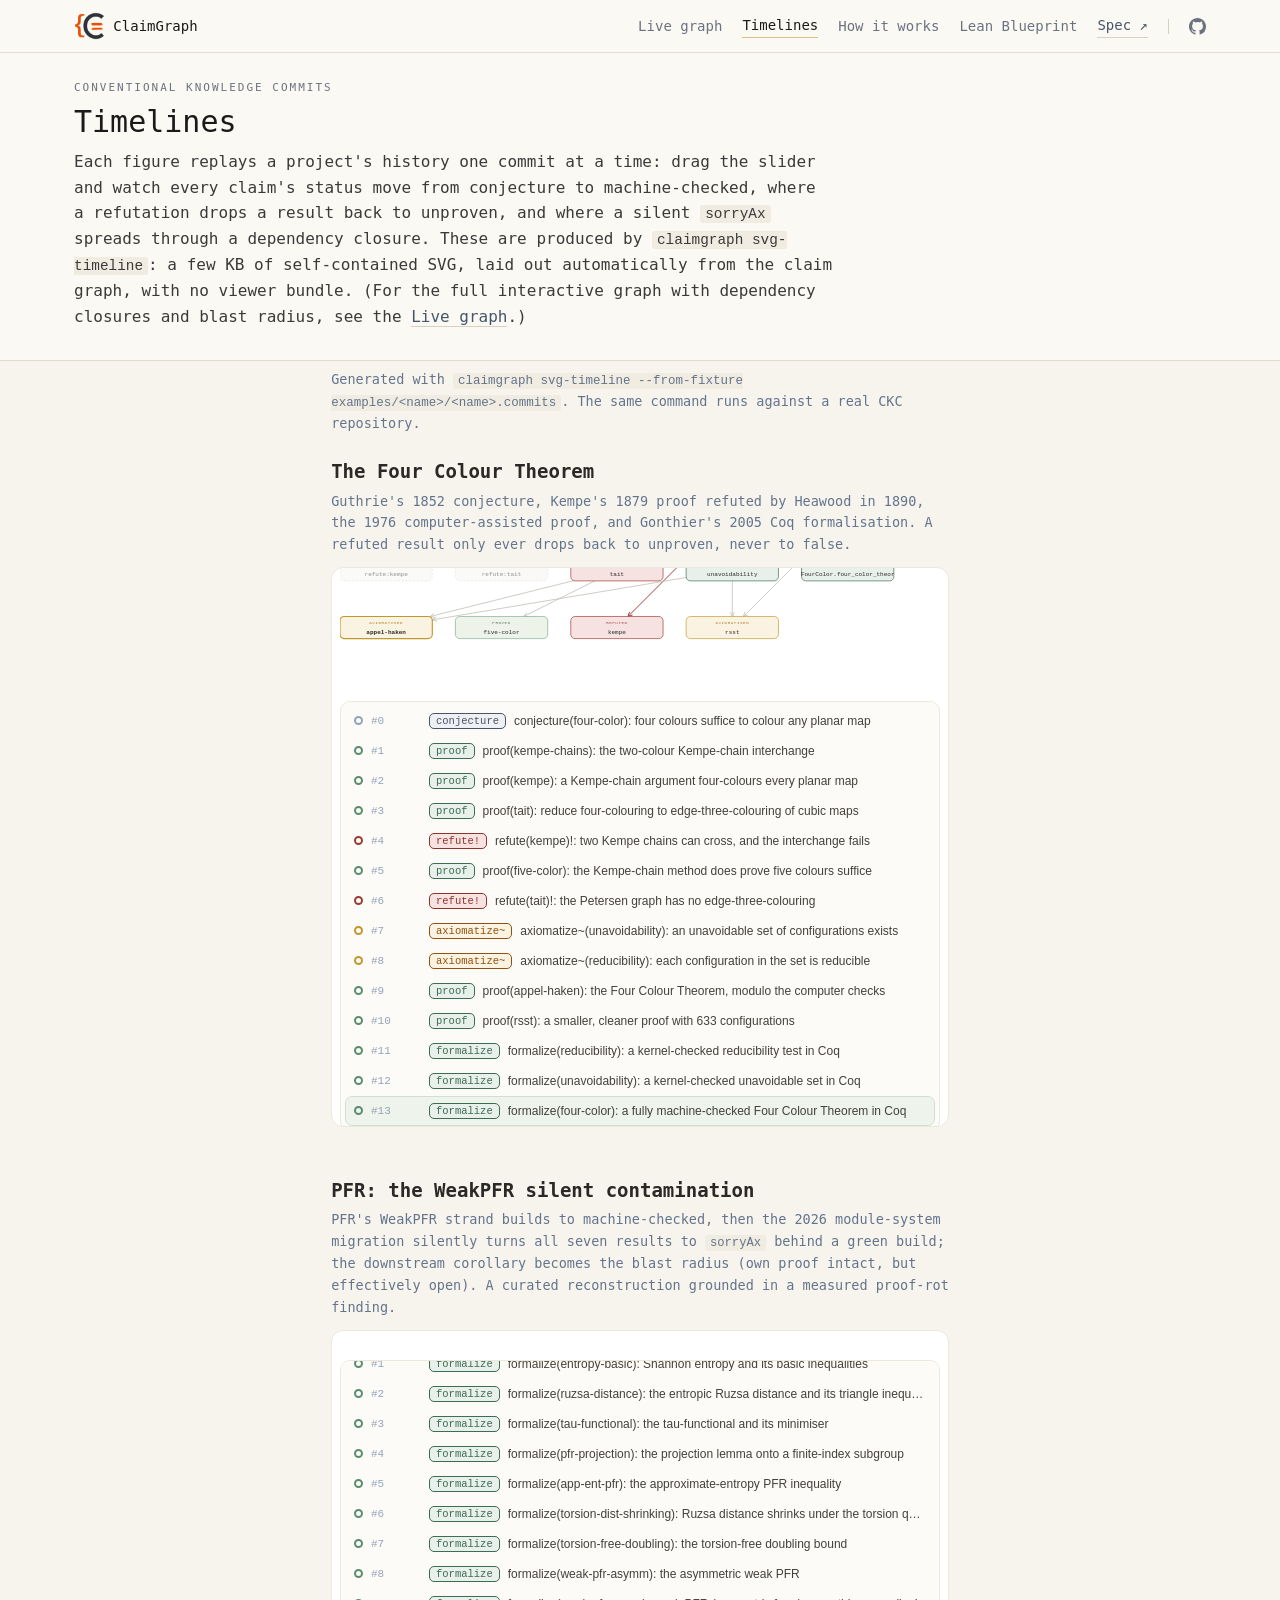
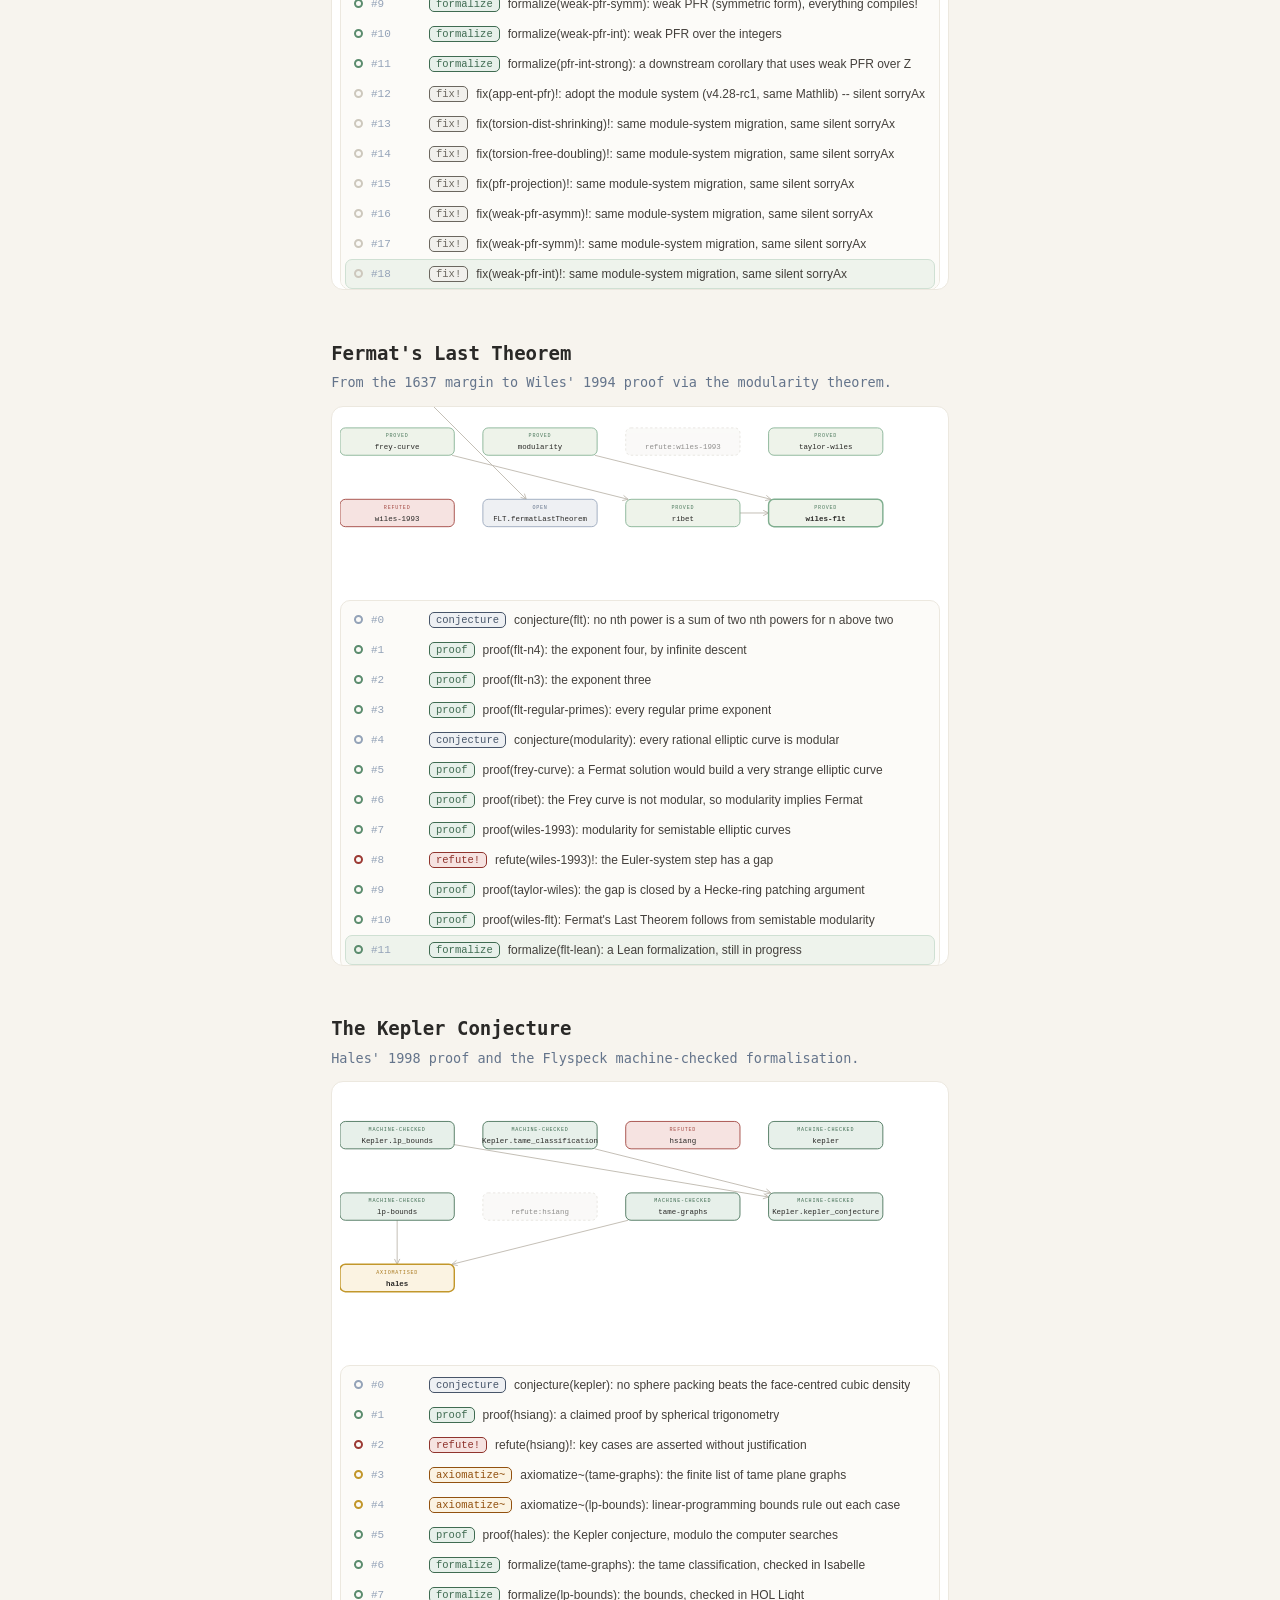
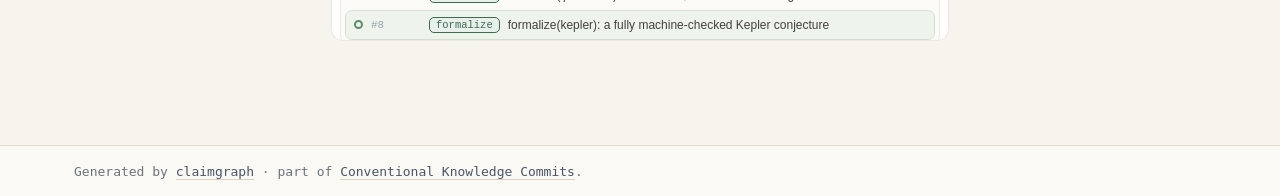
<file: docs/timelines.html>
<!DOCTYPE html>
<html lang="en">
<head>
<meta charset="utf-8">
<meta name="viewport" content="width=device-width, initial-scale=1">
<title>Timelines · ClaimGraph · CKC</title>
<meta name="description" content="Compact, self-contained SVG timelines produced by claimgraph svg-timeline: each claim's status replayed over the commit history.">
<link rel="icon" type="image/png" href="assets/favicon.png">
<link rel="apple-touch-icon" href="assets/apple-touch-icon.png">
<meta property="og:type" content="website">
<meta property="og:site_name" content="ClaimGraph">
<meta property="og:title" content="ClaimGraph timelines">
<meta property="og:description" content="Replay each claim's status over the commit history. Watch where the red stops, and where the silent sorryAx spreads.">
<meta property="og:url" content="https://claimgraph.conventional-knowledge-commits.org/timelines.html">
<link rel="stylesheet" href="assets/claimgraph.css">
<style>
  .tl-gallery { max-width: 1040px; margin: 0 auto; padding: 8px 20px 56px; }
  .tl-item { margin: 0 0 40px; }
  .tl-item h2 { font-size: 19px; margin: 0 0 4px; color: #2A2927; }
  .tl-item p.cap { font-size: 13.5px; color: #64748b; margin: 0 0 12px; max-width: 76ch; }
  .tl-frame { width: 100%; height: 560px; border: 1px solid #ece8df; border-radius: 12px; background: #fff; }
  .tl-note { max-width: 76ch; margin: 0 auto 22px; color: #64748b; font-size: 13.5px; }
  .tl-note code { font-family: "SF Mono", Menlo, monospace; font-size: 12.5px; }
</style>
</head>
<body>
<nav class="nav"><div class="wrap">
  <a class="home" href="index.html"><img class="brand" src="assets/logo.png" width="384" height="343" alt="">ClaimGraph</a>
  <span class="sp"></span>
  <a href="graph.html">Live graph</a>
  <a href="timelines.html" class="here">Timelines</a>
  <a href="how-it-works.html">How it works</a>
  <a href="blueprint.html">Lean Blueprint</a>
  <a class="ext" href="https://conventional-knowledge-commits.org/">Spec &#8599;</a>
  <span class="navsep"></span>
  <a class="gh" href="https://github.com/hotherio/claimgraph" aria-label="GitHub repository" title="GitHub repository"><svg viewBox="0 0 16 16" width="17" height="17" aria-hidden="true"><path fill="currentColor" d="M8 0C3.58 0 0 3.58 0 8c0 3.54 2.29 6.53 5.47 7.59.4.07.55-.17.55-.38 0-.19-.01-.82-.01-1.49-2.01.37-2.53-.49-2.69-.94-.09-.23-.48-.94-.82-1.13-.28-.15-.68-.52-.01-.53.63-.01 1.08.58 1.23.82.72 1.21 1.87.87 2.33.66.07-.52.28-.87.51-1.07-1.78-.2-3.64-.89-3.64-3.95 0-.87.31-1.59.82-2.15-.08-.2-.36-1.02.08-2.12 0 0 .67-.21 2.2.82a7.6 7.6 0 0 1 2-.27c.68 0 1.36.09 2 .27 1.53-1.04 2.2-.82 2.2-.82.44 1.1.16 1.92.08 2.12.51.56.82 1.27.82 2.15 0 3.07-1.87 3.75-3.65 3.95.29.25.54.73.54 1.48 0 1.07-.01 1.93-.01 2.2 0 .21.15.46.55.38A8.01 8.01 0 0 0 16 8c0-4.42-3.58-8-8-8z"/></svg></a>
</div></nav>

<header class="hero"><div class="wrap">
  <div class="tag">Conventional Knowledge Commits</div>
  <h1>Timelines</h1>
  <p class="lede">Each figure replays a project's history one commit at a time: drag the slider and watch
  every claim's status move from conjecture to machine-checked, where a refutation drops a result back to
  unproven, and where a silent <code>sorryAx</code> spreads through a dependency closure. These are
  produced by <code>claimgraph svg-timeline</code>: a few KB of self-contained SVG, laid out
  automatically from the claim graph, with no viewer bundle. (For the full interactive graph with
  dependency closures and blast radius, see the <a href="graph.html">Live graph</a>.)</p>
</div></header>

<main class="tl-gallery">
  <p class="tl-note">Generated with <code>claimgraph svg-timeline --from-fixture examples/&lt;name&gt;/&lt;name&gt;.commits</code>.
  The same command runs against a real CKC repository.</p>

  <div class="tl-item">
    <h2>The Four Colour Theorem</h2>
    <p class="cap">Guthrie's 1852 conjecture, Kempe's 1879 proof refuted by Heawood in 1890, the 1976 computer-assisted proof, and Gonthier's 2005 Coq formalisation. A refuted result only ever drops back to unproven, never to false.</p>
    <iframe class="tl-frame" src="timelines/four-color.html" title="Four Colour Theorem timeline" loading="lazy"></iframe>
  </div>

  <div class="tl-item">
    <h2>PFR: the WeakPFR silent contamination</h2>
    <p class="cap">PFR's WeakPFR strand builds to machine-checked, then the 2026 module-system migration silently turns all seven results to <code>sorryAx</code> behind a green build; the downstream corollary becomes the blast radius (own proof intact, but effectively open). A curated reconstruction grounded in a measured proof-rot finding.</p>
    <iframe class="tl-frame" src="timelines/weak-pfr.html" title="PFR WeakPFR silent contamination timeline" loading="lazy"></iframe>
  </div>

  <div class="tl-item">
    <h2>Fermat's Last Theorem</h2>
    <p class="cap">From the 1637 margin to Wiles' 1994 proof via the modularity theorem.</p>
    <iframe class="tl-frame" src="timelines/fermat.html" title="Fermat's Last Theorem timeline" loading="lazy"></iframe>
  </div>

  <div class="tl-item">
    <h2>The Kepler Conjecture</h2>
    <p class="cap">Hales' 1998 proof and the Flyspeck machine-checked formalisation.</p>
    <iframe class="tl-frame" src="timelines/kepler.html" title="Kepler Conjecture timeline" loading="lazy"></iframe>
  </div>
</main>

<footer><div class="wrap">
  Generated by <a href="https://github.com/hotherio/claimgraph">claimgraph</a> &middot;
  part of <a href="https://conventional-knowledge-commits.org/">Conventional Knowledge Commits</a>.
</div></footer>
</body>
</html>
</file>
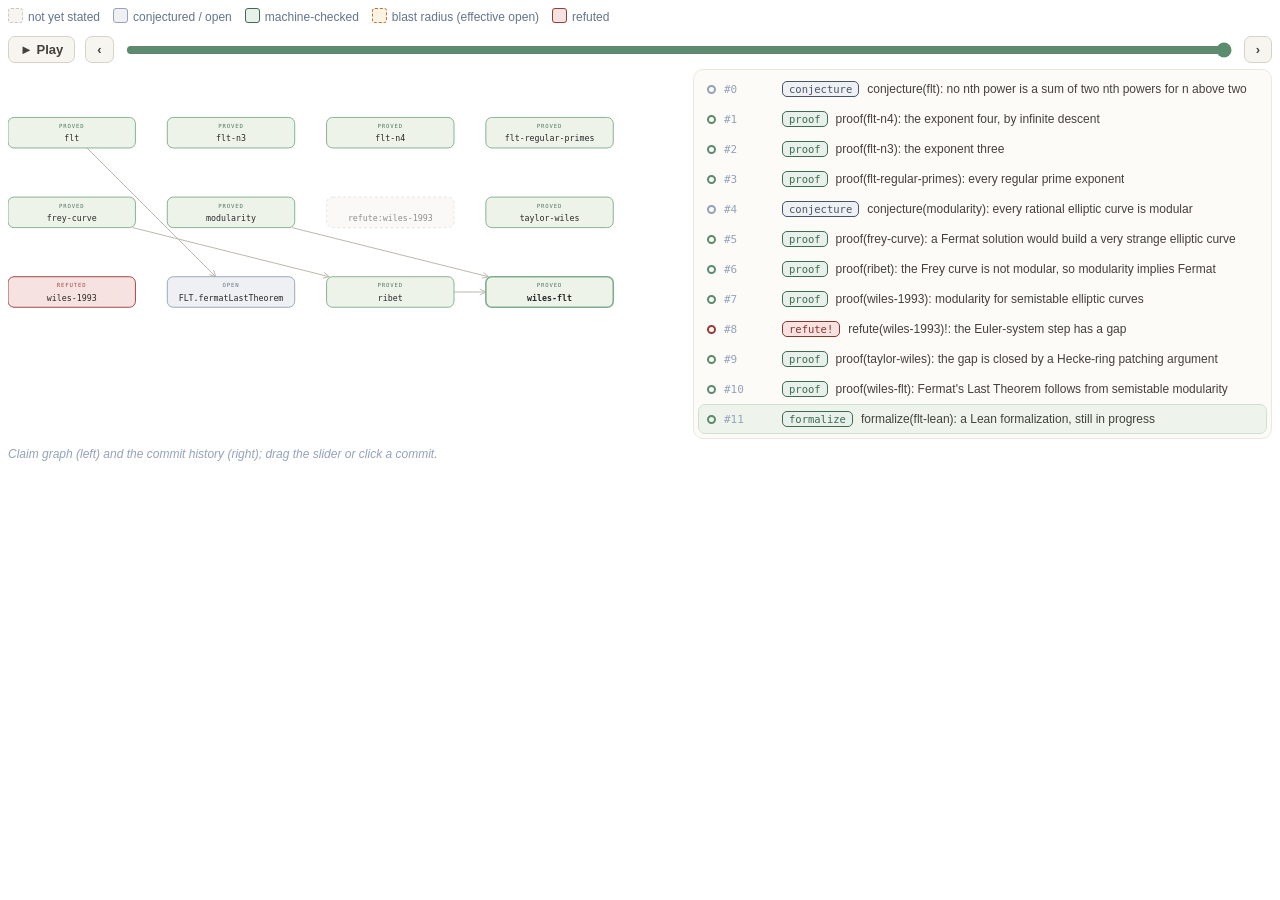
<file: docs/timelines/fermat.html>
<!DOCTYPE html>
<html><head><meta charset="utf-8"><style>
  .cg-wrap{position:relative;font-family:-apple-system,BlinkMacSystemFont,"Segoe UI",Roboto,sans-serif;color:#2A2927;}
  .cg-legend{display:flex;flex-wrap:wrap;gap:13px;align-items:center;font-size:12px;color:#64748b;margin-bottom:12px;}
  .cg-sw{display:inline-block;width:13px;height:13px;border-radius:3px;vertical-align:-2px;margin-right:5px;border:1px solid rgba(0,0,0,0.15);}
  .cg-controls{display:flex;align-items:center;gap:10px;margin-bottom:6px;}
  .cg-btn{font:600 13px/1 -apple-system,sans-serif;padding:6px 11px;border:1px solid #d7d3ca;background:#f7f5f0;color:#44403c;border-radius:7px;cursor:pointer;}
  .cg-btn:hover{background:#efece5;}
  .cg-slider{flex:1;accent-color:#5b8c6e;}
  .cg-read{display:flex;align-items:baseline;gap:9px;flex-wrap:wrap;min-height:22px;margin:4px 0 12px;padding:8px 10px;background:#faf8f4;border:1px solid #ece8df;border-radius:8px;}
  .cg-read.ref{background:#fbf1ef;border-color:#e3bbb4;}
  .cg-year{font-family:"SF Mono",Menlo,monospace;font-size:12px;font-weight:700;color:#57534e;}
  .cg-badge{font-family:"SF Mono",Menlo,monospace;font-size:11px;padding:2px 7px;border-radius:5px;border:1px solid;white-space:nowrap;}
  .b-conj{background:#eef0f3;color:#475569;border-color:#cbd5e1;}
  .b-form{background:#e7f0ea;color:#3f6b51;border-color:#9bc1a8;}
  .b-ref{background:#f6e3e1;color:#8f342d;border-color:#d9a39c;}
  .b-axiom{background:#fbf3e2;color:#92510f;border-color:#d9a86a;}
  .b-other{background:#f1f0ec;color:#6b675f;border-color:#cdc8bd;}
  .cg-subj{font-size:12.5px;color:#44403c;flex:1 1 280px;}
  .cg-svg{width:100%;height:auto;display:block;}
  .cg-svg rect{transition:fill .3s,stroke .3s,opacity .3s;} .cg-svg text{transition:opacity .3s,fill .3s;}
  .cg-edge{fill:none;transition:opacity .3s,stroke .3s;}
  .cg-hint{font-size:12px;color:#94a3b8;margin-top:8px;font-style:italic;}
  .cg-cols{display:flex;gap:16px;align-items:flex-start;flex-wrap:wrap;}
  .cg-left{flex:1 1 440px;min-width:300px;}
  .cg-log{flex:1 1 340px;min-width:260px;max-height:520px;overflow-y:auto;border:1px solid #ece8df;border-radius:10px;padding:4px;background:#fcfbf8;}
  .cg-row{display:flex;align-items:center;gap:8px;padding:6px 8px;border-radius:7px;cursor:pointer;border:1px solid transparent;}
  .cg-row:hover{background:#f3f1ec;}
  .cg-row.cur{background:#eef3ec;border-color:#cfe0d3;}
  .cg-dot{width:9px;height:9px;border-radius:50%;border:2px solid #cdc8bd;flex:none;box-sizing:border-box;}
  .cg-hash{font-family:"SF Mono",Menlo,monospace;font-size:11px;color:#94a3b8;flex:none;width:50px;}
  .cg-rb{font-family:"SF Mono",Menlo,monospace;font-size:10.5px;padding:1px 6px;border-radius:5px;border:1px solid;white-space:nowrap;flex:none;}
  .cg-rs{font-size:12px;color:#44403c;overflow:hidden;text-overflow:ellipsis;white-space:nowrap;}
</style></head><body>
<div class="cg-wrap">
  <div class="cg-legend">
    <span><span class="cg-sw" style="background:#f6f5f2;border:1px dashed #cdc8bd"></span>not yet stated</span>
    <span><span class="cg-sw" style="background:#eef0f3;border-color:#94a3b8"></span>conjectured / open</span>
    <span><span class="cg-sw" style="background:#e7f0ea;border-color:#3f6b51"></span>machine-checked</span>
    <span><span class="cg-sw" style="background:#fdf3e2;border:1px dashed #c2722b"></span>blast radius (effective open)</span>
    <span><span class="cg-sw" style="background:#f6e3e1;border-color:#9c3a34"></span>refuted</span>
  </div>
  <div class="cg-controls">
    <button class="cg-btn" id="btnPlay">&#9658; Play</button>
    <button class="cg-btn" id="btnPrev">&#8249;</button>
    <input class="cg-slider" id="slider" type="range" min="0" max="11" value="11" step="1">
    <button class="cg-btn" id="btnNext">&#8250;</button>
  </div>
  <div class="cg-cols">
    <div class="cg-left"><svg class="cg-svg" id="g" viewBox="0 0 1008 455" preserveAspectRatio="xMidYMid meet"></svg></div>
    <div class="cg-log" id="log" aria-label="Commit history"></div>
  </div>
  <div class="cg-hint">Claim graph (left) and the commit history (right); drag the slider or click a commit.</div>
</div>
<script>
var DATA={"nodes": {"flt": {"label": "flt", "x": 96, "y": 96, "hero": false}, "modularity": {"label": "modularity", "x": 336, "y": 216, "hero": false}, "frey-curve": {"label": "frey-curve", "x": 96, "y": 216, "hero": false}, "ribet": {"label": "ribet", "x": 576, "y": 336, "hero": false}, "wiles-1993": {"label": "wiles-1993", "x": 96, "y": 336, "hero": false}, "taylor-wiles": {"label": "taylor-wiles", "x": 816, "y": 216, "hero": false}, "flt-n4": {"label": "flt-n4", "x": 576, "y": 96, "hero": false}, "flt-n3": {"label": "flt-n3", "x": 336, "y": 96, "hero": false}, "flt-regular-primes": {"label": "flt-regular-primes", "x": 816, "y": 96, "hero": false}, "refute:wiles-1993": {"label": "refute:wiles-1993", "x": 576, "y": 216, "hero": false}, "wiles-flt": {"label": "wiles-flt", "x": 816, "y": 336, "hero": true}, "FLT.fermatLastTheorem": {"label": "FLT.fermatLastTheorem", "x": 336, "y": 336, "hero": false}}, "order": ["flt", "modularity", "frey-curve", "ribet", "wiles-1993", "taylor-wiles", "flt-n4", "flt-n3", "flt-regular-primes", "refute:wiles-1993", "wiles-flt", "FLT.fermatLastTheorem"], "edges": [{"s": "ribet", "t": "frey-curve"}, {"s": "wiles-flt", "t": "ribet"}, {"s": "wiles-flt", "t": "modularity"}, {"s": "FLT.fermatLastTheorem", "t": "flt"}], "steps": [{"y": "", "hash": "#0", "clab": "conjecture", "cat": "conj", "ref": false, "s": "conjecture(flt): no nth power is a sum of two nth powers for n above two", "set": {"flt": "conj", "modularity": "absent", "frey-curve": "absent", "ribet": "absent", "wiles-1993": "absent", "taylor-wiles": "absent", "flt-n4": "absent", "flt-n3": "absent", "flt-regular-primes": "absent", "refute:wiles-1993": "absent", "wiles-flt": "absent", "FLT.fermatLastTheorem": "absent"}}, {"y": "", "hash": "#1", "clab": "proof", "cat": "form", "ref": false, "s": "proof(flt-n4): the exponent four, by infinite descent", "set": {"flt": "conj", "modularity": "absent", "frey-curve": "absent", "ribet": "absent", "wiles-1993": "absent", "taylor-wiles": "absent", "flt-n4": "proved", "flt-n3": "absent", "flt-regular-primes": "absent", "refute:wiles-1993": "absent", "wiles-flt": "absent", "FLT.fermatLastTheorem": "absent"}}, {"y": "", "hash": "#2", "clab": "proof", "cat": "form", "ref": false, "s": "proof(flt-n3): the exponent three", "set": {"flt": "conj", "modularity": "absent", "frey-curve": "absent", "ribet": "absent", "wiles-1993": "absent", "taylor-wiles": "absent", "flt-n4": "proved", "flt-n3": "proved", "flt-regular-primes": "absent", "refute:wiles-1993": "absent", "wiles-flt": "absent", "FLT.fermatLastTheorem": "absent"}}, {"y": "", "hash": "#3", "clab": "proof", "cat": "form", "ref": false, "s": "proof(flt-regular-primes): every regular prime exponent", "set": {"flt": "conj", "modularity": "absent", "frey-curve": "absent", "ribet": "absent", "wiles-1993": "absent", "taylor-wiles": "absent", "flt-n4": "proved", "flt-n3": "proved", "flt-regular-primes": "proved", "refute:wiles-1993": "absent", "wiles-flt": "absent", "FLT.fermatLastTheorem": "absent"}}, {"y": "", "hash": "#4", "clab": "conjecture", "cat": "conj", "ref": false, "s": "conjecture(modularity): every rational elliptic curve is modular", "set": {"flt": "conj", "modularity": "conj", "frey-curve": "absent", "ribet": "absent", "wiles-1993": "absent", "taylor-wiles": "absent", "flt-n4": "proved", "flt-n3": "proved", "flt-regular-primes": "proved", "refute:wiles-1993": "absent", "wiles-flt": "absent", "FLT.fermatLastTheorem": "absent"}}, {"y": "", "hash": "#5", "clab": "proof", "cat": "form", "ref": false, "s": "proof(frey-curve): a Fermat solution would build a very strange elliptic curve", "set": {"flt": "conj", "modularity": "conj", "frey-curve": "proved", "ribet": "absent", "wiles-1993": "absent", "taylor-wiles": "absent", "flt-n4": "proved", "flt-n3": "proved", "flt-regular-primes": "proved", "refute:wiles-1993": "absent", "wiles-flt": "absent", "FLT.fermatLastTheorem": "absent"}}, {"y": "", "hash": "#6", "clab": "proof", "cat": "form", "ref": false, "s": "proof(ribet): the Frey curve is not modular, so modularity implies Fermat", "set": {"flt": "conj", "modularity": "conj", "frey-curve": "proved", "ribet": "proved", "wiles-1993": "absent", "taylor-wiles": "absent", "flt-n4": "proved", "flt-n3": "proved", "flt-regular-primes": "proved", "refute:wiles-1993": "absent", "wiles-flt": "absent", "FLT.fermatLastTheorem": "absent"}}, {"y": "", "hash": "#7", "clab": "proof", "cat": "form", "ref": false, "s": "proof(wiles-1993): modularity for semistable elliptic curves", "set": {"flt": "conj", "modularity": "proved", "frey-curve": "proved", "ribet": "proved", "wiles-1993": "proved", "taylor-wiles": "absent", "flt-n4": "proved", "flt-n3": "proved", "flt-regular-primes": "proved", "refute:wiles-1993": "absent", "wiles-flt": "absent", "FLT.fermatLastTheorem": "absent"}}, {"y": "", "hash": "#8", "clab": "refute!", "cat": "ref", "ref": true, "s": "refute(wiles-1993)!: the Euler-system step has a gap", "set": {"flt": "conj", "modularity": "proved", "frey-curve": "proved", "ribet": "proved", "wiles-1993": "ref", "taylor-wiles": "absent", "flt-n4": "proved", "flt-n3": "proved", "flt-regular-primes": "proved", "refute:wiles-1993": "absent", "wiles-flt": "absent", "FLT.fermatLastTheorem": "absent"}}, {"y": "", "hash": "#9", "clab": "proof", "cat": "form", "ref": false, "s": "proof(taylor-wiles): the gap is closed by a Hecke-ring patching argument", "set": {"flt": "conj", "modularity": "proved", "frey-curve": "proved", "ribet": "proved", "wiles-1993": "ref", "taylor-wiles": "proved", "flt-n4": "proved", "flt-n3": "proved", "flt-regular-primes": "proved", "refute:wiles-1993": "absent", "wiles-flt": "absent", "FLT.fermatLastTheorem": "absent"}}, {"y": "", "hash": "#10", "clab": "proof", "cat": "form", "ref": false, "s": "proof(wiles-flt): Fermat's Last Theorem follows from semistable modularity", "set": {"flt": "proved", "modularity": "proved", "frey-curve": "proved", "ribet": "proved", "wiles-1993": "ref", "taylor-wiles": "proved", "flt-n4": "proved", "flt-n3": "proved", "flt-regular-primes": "proved", "refute:wiles-1993": "absent", "wiles-flt": "proved", "FLT.fermatLastTheorem": "absent"}}, {"y": "", "hash": "#11", "clab": "formalize", "cat": "form", "ref": false, "s": "formalize(flt-lean): a Lean formalization, still in progress", "set": {"flt": "proved", "modularity": "proved", "frey-curve": "proved", "ribet": "proved", "wiles-1993": "ref", "taylor-wiles": "proved", "flt-n4": "proved", "flt-n3": "proved", "flt-regular-primes": "proved", "refute:wiles-1993": "absent", "wiles-flt": "proved", "FLT.fermatLastTheorem": "open"}}]};
var SVGNS="http://www.w3.org/2000/svg",HW=96,HH=23;
var STYLE={absent:{f:"#f6f5f2",s:"#cdc8bd",o:0.5,d:"4 4",t:""},conj:{f:"#eef0f3",s:"#94a3b8",o:1,d:"",t:"CONJECTURED"},
 open:{f:"#eef0f3",s:"#94a3b8",o:1,d:"",t:"OPEN"},proved:{f:"#eef3ea",s:"#7fae8f",o:1,d:"",t:"PROVED"},
 checked:{f:"#e7f0ea",s:"#3f6b51",o:1,d:"",t:"MACHINE-CHECKED"},axiom:{f:"#fbf3e2",s:"#c2972b",o:1,d:"",t:"AXIOMATISED"},
 blast:{f:"#fdf3e2",s:"#c2722b",o:1,d:"5 3",t:"EFFECTIVE: OPEN"},ref:{f:"#f6e3e1",s:"#9c3a34",o:1,d:"",t:"REFUTED"}};
var TC={conj:"#64748b",open:"#64748b",proved:"#4e7a5e",checked:"#3f6b51",axiom:"#a9791f",blast:"#b5651d",ref:"#a34a43",absent:"#a8a29e"};
var nodes=DATA.nodes,order=DATA.order,edges=DATA.edges,steps=DATA.steps;
var statusAt=steps.map(function(st){return st.set;});
var svg=document.getElementById("g");
function box(cx,cy,ux,uy){var tx=ux===0?1e9:HW/Math.abs(ux),ty=uy===0?1e9:HH/Math.abs(uy),tt=Math.min(tx,ty);return [cx+ux*tt,cy+uy*tt];}
function txt(x,y,s,size,sp,fill){var e=document.createElementNS(SVGNS,"text");e.setAttribute("x",x);e.setAttribute("y",y);
 e.setAttribute("text-anchor","middle");e.setAttribute("font-size",size);e.setAttribute("font-family","'SF Mono',Menlo,monospace");
 if(sp)e.setAttribute("letter-spacing",sp);e.setAttribute("fill",fill);e.textContent=s;svg.appendChild(e);return e;}
var edgeEls=[];
edges.forEach(function(ed){var a=nodes[ed.t],b=nodes[ed.s];  // arrow prereq(t) -> dependent(s)
 var dx=b.x-a.x,dy=b.y-a.y,L=Math.sqrt(dx*dx+dy*dy)||1,ux=dx/L,uy=dy/L;
 var p0=box(a.x,a.y,ux,uy),p1=box(b.x,b.y,-ux,-uy),sx=p0[0],sy=p0[1],ex=p1[0],ey=p1[1];
 var p=document.createElementNS(SVGNS,"path");p.setAttribute("d","M "+sx+" "+sy+" L "+ex+" "+ey);
 p.setAttribute("class","cg-edge");p.setAttribute("stroke","#bdb8ad");p.setAttribute("stroke-width","1.5");svg.appendChild(p);
 var bx=ux*9,by=uy*9,px=-uy*4.5,py=ux*4.5,ah=document.createElementNS(SVGNS,"path");
 ah.setAttribute("d","M "+(ex-bx+px)+" "+(ey-by+py)+" L "+ex+" "+ey+" L "+(ex-bx-px)+" "+(ey-by-py));
 ah.setAttribute("class","cg-edge");ah.setAttribute("stroke","#bdb8ad");ah.setAttribute("stroke-width","1.5");ah.setAttribute("fill","none");svg.appendChild(ah);
 edgeEls.push({d:ed,p:p,ah:ah});});
var nodeEls={};
order.forEach(function(id){var n=nodes[id],r=document.createElementNS(SVGNS,"rect");
 r.setAttribute("x",n.x-HW);r.setAttribute("y",n.y-HH);r.setAttribute("width",HW*2);r.setAttribute("height",HH*2);
 r.setAttribute("rx",9);r.setAttribute("stroke-width",n.hero?2.4:1.4);r.setAttribute("fill","#f6f5f2");r.setAttribute("stroke","#cdc8bd");svg.appendChild(r);
 var tg=txt(n.x,n.y-7,"",8.5,1.3,"#94a3b8"),nm=txt(n.x,n.y+13,n.label,12.5,0,"#2A2927");
 nm.setAttribute("font-weight",n.hero?"700":"500");nodeEls[id]={r:r,tg:tg,nm:nm};});
var CATCOL={conj:"#94a3b8",form:"#5b8c6e",axiom:"#c2972b",ref:"#9c3a34",other:"#cdc8bd"};
var log=document.getElementById("log"),rowEls=[];
steps.forEach(function(sp,idx){var row=document.createElement("div");row.className="cg-row";
 var dot=document.createElement("span");dot.className="cg-dot";dot.style.borderColor=CATCOL[sp.cat]||CATCOL.other;
 var h=document.createElement("span");h.className="cg-hash";h.textContent=sp.hash;
 var b=document.createElement("span");b.className="cg-rb b-"+sp.cat;b.textContent=sp.clab;
 var s=document.createElement("span");s.className="cg-rs";s.textContent=sp.s;s.title=sp.s;
 row.appendChild(dot);row.appendChild(h);row.appendChild(b);row.appendChild(s);
 row.addEventListener("click",function(){stop();set(idx);});log.appendChild(row);rowEls.push(row);});
function render(i){if(!steps.length){return;}var st=statusAt[i];
 order.forEach(function(id){var ne=nodeEls[id],k=st[id]||"absent",y=STYLE[k];
  ne.r.setAttribute("fill",y.f);ne.r.setAttribute("stroke",y.s);ne.r.setAttribute("opacity",y.o);
  if(y.d)ne.r.setAttribute("stroke-dasharray",y.d);else ne.r.removeAttribute("stroke-dasharray");
  ne.tg.textContent=y.t;ne.tg.setAttribute("fill",TC[k]);ne.nm.setAttribute("opacity",k==="absent"?0.5:1);});
 edgeEls.forEach(function(ee){var ss=st[ee.d.s],ts=st[ee.d.t],live=ss!=="absent"&&ts!=="absent";
  var hot=[ss,ts].some(function(z){return z==="ref"||z==="blast";}),col=hot?"#c2722b":"#bdb8ad",op=live?1:0.12;
  if([ss,ts].indexOf("ref")>=0)col="#9c3a34";ee.p.setAttribute("stroke",col);ee.ah.setAttribute("stroke",col);
  ee.p.setAttribute("opacity",op);ee.ah.setAttribute("opacity",op);
  ee.p.setAttribute("stroke-width",hot?2:1.5);ee.ah.setAttribute("stroke-width",hot?2:1.5);});
 rowEls.forEach(function(r,j){if(j===i)r.classList.add("cur");else r.classList.remove("cur");});
 if(rowEls[i])rowEls[i].scrollIntoView({block:"nearest"});}
var slider=document.getElementById("slider"),timer=null;
var bP=document.getElementById("btnPlay"),bPr=document.getElementById("btnPrev"),bN=document.getElementById("btnNext");
function set(i){i=Math.max(0,Math.min(steps.length-1,i));slider.value=i;render(i);}
slider.addEventListener("input",function(){render(parseInt(slider.value,10));});
bPr.addEventListener("click",function(){stop();set(parseInt(slider.value,10)-1);});
bN.addEventListener("click",function(){stop();set(parseInt(slider.value,10)+1);});
function stop(){if(timer){clearInterval(timer);timer=null;bP.textContent="\u25B6 Play";}}
bP.addEventListener("click",function(){if(timer){stop();return;}if(parseInt(slider.value,10)>=steps.length-1)set(0);
 bP.textContent="\u275A\u275A Pause";timer=setInterval(function(){var n=parseInt(slider.value,10)+1;if(n>=steps.length){stop();return;}set(n);},1200);});
render(parseInt(slider.value,10));
</script></body></html>
</file>
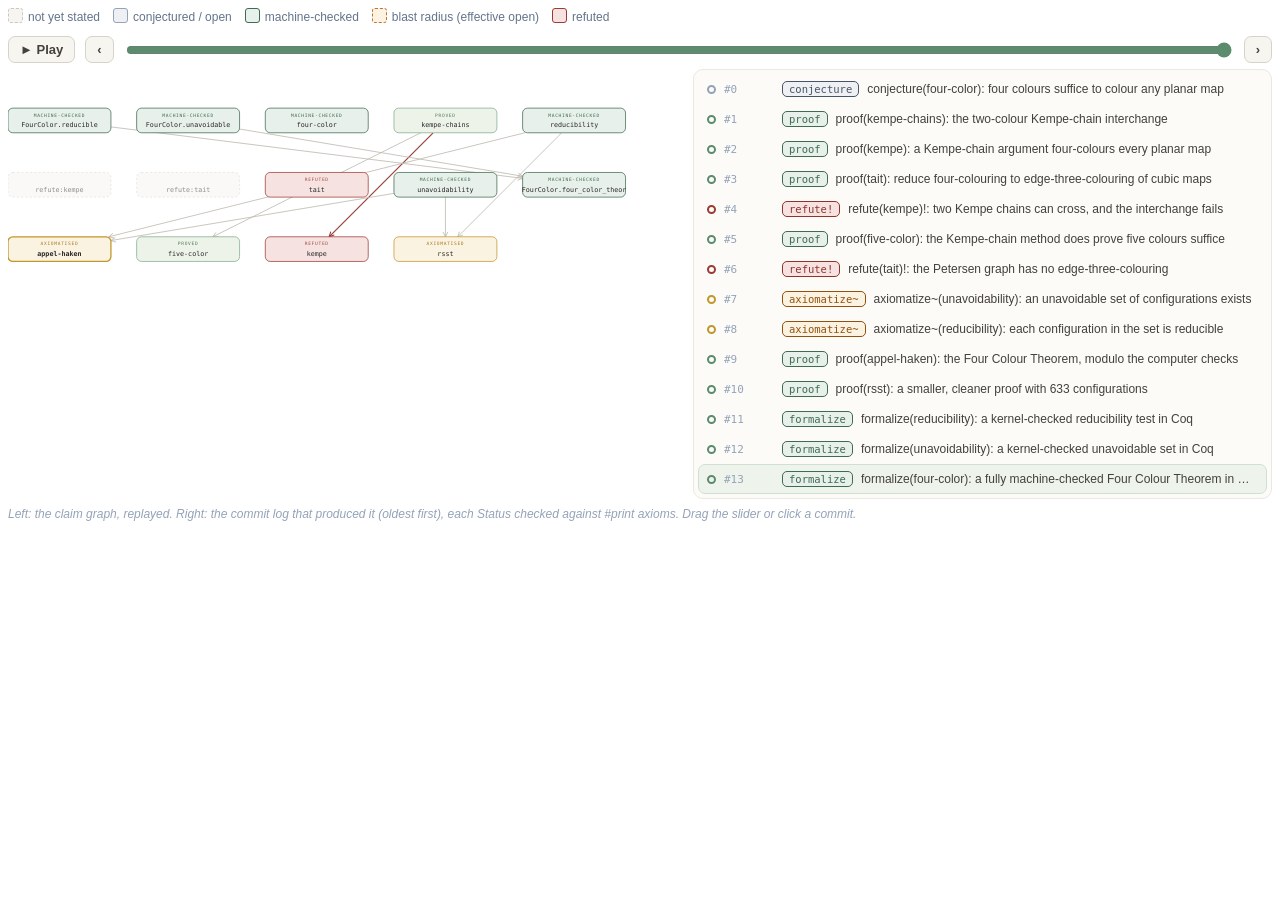
<file: docs/timelines/four-color.html>
<!DOCTYPE html>
<html><head><meta charset="utf-8"><style>
  .cg-wrap{position:relative;font-family:-apple-system,BlinkMacSystemFont,"Segoe UI",Roboto,sans-serif;color:#2A2927;}
  .cg-legend{display:flex;flex-wrap:wrap;gap:13px;align-items:center;font-size:12px;color:#64748b;margin-bottom:12px;}
  .cg-sw{display:inline-block;width:13px;height:13px;border-radius:3px;vertical-align:-2px;margin-right:5px;border:1px solid rgba(0,0,0,0.15);}
  .cg-controls{display:flex;align-items:center;gap:10px;margin-bottom:6px;}
  .cg-btn{font:600 13px/1 -apple-system,sans-serif;padding:6px 11px;border:1px solid #d7d3ca;background:#f7f5f0;color:#44403c;border-radius:7px;cursor:pointer;}
  .cg-btn:hover{background:#efece5;}
  .cg-slider{flex:1;accent-color:#5b8c6e;}
  .cg-read{display:flex;align-items:baseline;gap:9px;flex-wrap:wrap;min-height:22px;margin:4px 0 12px;padding:8px 10px;background:#faf8f4;border:1px solid #ece8df;border-radius:8px;}
  .cg-read.ref{background:#fbf1ef;border-color:#e3bbb4;}
  .cg-year{font-family:"SF Mono",Menlo,monospace;font-size:12px;font-weight:700;color:#57534e;}
  .cg-badge{font-family:"SF Mono",Menlo,monospace;font-size:11px;padding:2px 7px;border-radius:5px;border:1px solid;white-space:nowrap;}
  .b-conj{background:#eef0f3;color:#475569;border-color:#cbd5e1;}
  .b-form{background:#e7f0ea;color:#3f6b51;border-color:#9bc1a8;}
  .b-ref{background:#f6e3e1;color:#8f342d;border-color:#d9a39c;}
  .b-axiom{background:#fbf3e2;color:#92510f;border-color:#d9a86a;}
  .b-other{background:#f1f0ec;color:#6b675f;border-color:#cdc8bd;}
  .cg-subj{font-size:12.5px;color:#44403c;flex:1 1 280px;}
  .cg-svg{width:100%;height:auto;display:block;}
  .cg-svg rect{transition:fill .3s,stroke .3s,opacity .3s;} .cg-svg text{transition:opacity .3s,fill .3s;}
  .cg-edge{fill:none;transition:opacity .3s,stroke .3s;}
  .cg-hint{font-size:12px;color:#94a3b8;margin-top:8px;font-style:italic;}
  .cg-cols{display:flex;gap:16px;align-items:flex-start;flex-wrap:wrap;}
  .cg-left{flex:1 1 440px;min-width:300px;}
  .cg-log{flex:1 1 340px;min-width:260px;max-height:520px;overflow-y:auto;border:1px solid #ece8df;border-radius:10px;padding:4px;background:#fcfbf8;}
  .cg-row{display:flex;align-items:center;gap:8px;padding:6px 8px;border-radius:7px;cursor:pointer;border:1px solid transparent;}
  .cg-row:hover{background:#f3f1ec;}
  .cg-row.cur{background:#eef3ec;border-color:#cfe0d3;}
  .cg-dot{width:9px;height:9px;border-radius:50%;border:2px solid #cdc8bd;flex:none;box-sizing:border-box;}
  .cg-hash{font-family:"SF Mono",Menlo,monospace;font-size:11px;color:#94a3b8;flex:none;width:50px;}
  .cg-rb{font-family:"SF Mono",Menlo,monospace;font-size:10.5px;padding:1px 6px;border-radius:5px;border:1px solid;white-space:nowrap;flex:none;}
  .cg-rs{font-size:12px;color:#44403c;overflow:hidden;text-overflow:ellipsis;white-space:nowrap;}
</style></head><body>
<div class="cg-wrap">
  <div class="cg-legend">
    <span><span class="cg-sw" style="background:#f6f5f2;border:1px dashed #cdc8bd"></span>not yet stated</span>
    <span><span class="cg-sw" style="background:#eef0f3;border-color:#94a3b8"></span>conjectured / open</span>
    <span><span class="cg-sw" style="background:#e7f0ea;border-color:#3f6b51"></span>machine-checked</span>
    <span><span class="cg-sw" style="background:#fdf3e2;border:1px dashed #c2722b"></span>blast radius (effective open)</span>
    <span><span class="cg-sw" style="background:#f6e3e1;border-color:#9c3a34"></span>refuted</span>
  </div>
  <div class="cg-controls">
    <button class="cg-btn" id="btnPlay">&#9658; Play</button>
    <button class="cg-btn" id="btnPrev">&#8249;</button>
    <input class="cg-slider" id="slider" type="range" min="0" max="13" value="13" step="1">
    <button class="cg-btn" id="btnNext">&#8250;</button>
  </div>
  <div class="cg-cols">
    <div class="cg-left"><svg class="cg-svg" id="g" viewBox="0 0 1248 455" preserveAspectRatio="xMidYMid meet"></svg></div>
    <div class="cg-log" id="log" aria-label="Commit history"></div>
  </div>
  <div class="cg-hint">Left: the claim graph, replayed. Right: the commit log that produced it (oldest first), each Status checked against #print axioms. Drag the slider or click a commit.</div>
</div>
<script>
var DATA={"nodes": {"four-color": {"label": "four-color", "x": 576, "y": 96, "hero": false}, "kempe-chains": {"label": "kempe-chains", "x": 816, "y": 96, "hero": false}, "kempe": {"label": "kempe", "x": 576, "y": 336, "hero": false}, "tait": {"label": "tait", "x": 576, "y": 216, "hero": false}, "five-color": {"label": "five-color", "x": 336, "y": 336, "hero": false}, "unavoidability": {"label": "unavoidability", "x": 816, "y": 216, "hero": false}, "reducibility": {"label": "reducibility", "x": 1056, "y": 96, "hero": false}, "refute:kempe": {"label": "refute:kempe", "x": 96, "y": 216, "hero": false}, "refute:tait": {"label": "refute:tait", "x": 336, "y": 216, "hero": false}, "appel-haken": {"label": "appel-haken", "x": 96, "y": 336, "hero": true}, "rsst": {"label": "rsst", "x": 816, "y": 336, "hero": false}, "FourColor.reducible": {"label": "FourColor.reducible", "x": 96, "y": 96, "hero": false}, "FourColor.unavoidable": {"label": "FourColor.unavoidable", "x": 336, "y": 96, "hero": false}, "FourColor.four_color_theorem": {"label": "FourColor.four_color_theor", "x": 1056, "y": 216, "hero": false}}, "order": ["four-color", "kempe-chains", "kempe", "tait", "five-color", "unavoidability", "reducibility", "refute:kempe", "refute:tait", "appel-haken", "rsst", "FourColor.reducible", "FourColor.unavoidable", "FourColor.four_color_theorem"], "edges": [{"s": "kempe", "t": "kempe-chains"}, {"s": "five-color", "t": "kempe-chains"}, {"s": "appel-haken", "t": "unavoidability"}, {"s": "appel-haken", "t": "reducibility"}, {"s": "rsst", "t": "unavoidability"}, {"s": "rsst", "t": "reducibility"}, {"s": "FourColor.four_color_theorem", "t": "FourColor.reducible"}, {"s": "FourColor.four_color_theorem", "t": "FourColor.unavoidable"}], "steps": [{"y": "", "hash": "#0", "clab": "conjecture", "cat": "conj", "ref": false, "s": "conjecture(four-color): four colours suffice to colour any planar map", "set": {"four-color": "conj", "kempe-chains": "absent", "kempe": "absent", "tait": "absent", "five-color": "absent", "unavoidability": "absent", "reducibility": "absent", "refute:kempe": "absent", "refute:tait": "absent", "appel-haken": "absent", "rsst": "absent", "FourColor.reducible": "absent", "FourColor.unavoidable": "absent", "FourColor.four_color_theorem": "absent"}}, {"y": "", "hash": "#1", "clab": "proof", "cat": "form", "ref": false, "s": "proof(kempe-chains): the two-colour Kempe-chain interchange", "set": {"four-color": "conj", "kempe-chains": "proved", "kempe": "absent", "tait": "absent", "five-color": "absent", "unavoidability": "absent", "reducibility": "absent", "refute:kempe": "absent", "refute:tait": "absent", "appel-haken": "absent", "rsst": "absent", "FourColor.reducible": "absent", "FourColor.unavoidable": "absent", "FourColor.four_color_theorem": "absent"}}, {"y": "", "hash": "#2", "clab": "proof", "cat": "form", "ref": false, "s": "proof(kempe): a Kempe-chain argument four-colours every planar map", "set": {"four-color": "proved", "kempe-chains": "proved", "kempe": "proved", "tait": "absent", "five-color": "absent", "unavoidability": "absent", "reducibility": "absent", "refute:kempe": "absent", "refute:tait": "absent", "appel-haken": "absent", "rsst": "absent", "FourColor.reducible": "absent", "FourColor.unavoidable": "absent", "FourColor.four_color_theorem": "absent"}}, {"y": "", "hash": "#3", "clab": "proof", "cat": "form", "ref": false, "s": "proof(tait): reduce four-colouring to edge-three-colouring of cubic maps", "set": {"four-color": "proved", "kempe-chains": "proved", "kempe": "proved", "tait": "proved", "five-color": "absent", "unavoidability": "absent", "reducibility": "absent", "refute:kempe": "absent", "refute:tait": "absent", "appel-haken": "absent", "rsst": "absent", "FourColor.reducible": "absent", "FourColor.unavoidable": "absent", "FourColor.four_color_theorem": "absent"}}, {"y": "", "hash": "#4", "clab": "refute!", "cat": "ref", "ref": true, "s": "refute(kempe)!: two Kempe chains can cross, and the interchange fails", "set": {"four-color": "proved", "kempe-chains": "proved", "kempe": "ref", "tait": "proved", "five-color": "absent", "unavoidability": "absent", "reducibility": "absent", "refute:kempe": "absent", "refute:tait": "absent", "appel-haken": "absent", "rsst": "absent", "FourColor.reducible": "absent", "FourColor.unavoidable": "absent", "FourColor.four_color_theorem": "absent"}}, {"y": "", "hash": "#5", "clab": "proof", "cat": "form", "ref": false, "s": "proof(five-color): the Kempe-chain method does prove five colours suffice", "set": {"four-color": "proved", "kempe-chains": "proved", "kempe": "ref", "tait": "proved", "five-color": "proved", "unavoidability": "absent", "reducibility": "absent", "refute:kempe": "absent", "refute:tait": "absent", "appel-haken": "absent", "rsst": "absent", "FourColor.reducible": "absent", "FourColor.unavoidable": "absent", "FourColor.four_color_theorem": "absent"}}, {"y": "", "hash": "#6", "clab": "refute!", "cat": "ref", "ref": true, "s": "refute(tait)!: the Petersen graph has no edge-three-colouring", "set": {"four-color": "proved", "kempe-chains": "proved", "kempe": "ref", "tait": "ref", "five-color": "proved", "unavoidability": "absent", "reducibility": "absent", "refute:kempe": "absent", "refute:tait": "absent", "appel-haken": "absent", "rsst": "absent", "FourColor.reducible": "absent", "FourColor.unavoidable": "absent", "FourColor.four_color_theorem": "absent"}}, {"y": "", "hash": "#7", "clab": "axiomatize~", "cat": "axiom", "ref": false, "s": "axiomatize~(unavoidability): an unavoidable set of configurations exists", "set": {"four-color": "proved", "kempe-chains": "proved", "kempe": "ref", "tait": "ref", "five-color": "proved", "unavoidability": "axiom", "reducibility": "absent", "refute:kempe": "absent", "refute:tait": "absent", "appel-haken": "absent", "rsst": "absent", "FourColor.reducible": "absent", "FourColor.unavoidable": "absent", "FourColor.four_color_theorem": "absent"}}, {"y": "", "hash": "#8", "clab": "axiomatize~", "cat": "axiom", "ref": false, "s": "axiomatize~(reducibility): each configuration in the set is reducible", "set": {"four-color": "proved", "kempe-chains": "proved", "kempe": "ref", "tait": "ref", "five-color": "proved", "unavoidability": "axiom", "reducibility": "axiom", "refute:kempe": "absent", "refute:tait": "absent", "appel-haken": "absent", "rsst": "absent", "FourColor.reducible": "absent", "FourColor.unavoidable": "absent", "FourColor.four_color_theorem": "absent"}}, {"y": "", "hash": "#9", "clab": "proof", "cat": "form", "ref": false, "s": "proof(appel-haken): the Four Colour Theorem, modulo the computer checks", "set": {"four-color": "axiom", "kempe-chains": "proved", "kempe": "ref", "tait": "ref", "five-color": "proved", "unavoidability": "axiom", "reducibility": "axiom", "refute:kempe": "absent", "refute:tait": "absent", "appel-haken": "axiom", "rsst": "absent", "FourColor.reducible": "absent", "FourColor.unavoidable": "absent", "FourColor.four_color_theorem": "absent"}}, {"y": "", "hash": "#10", "clab": "proof", "cat": "form", "ref": false, "s": "proof(rsst): a smaller, cleaner proof with 633 configurations", "set": {"four-color": "axiom", "kempe-chains": "proved", "kempe": "ref", "tait": "ref", "five-color": "proved", "unavoidability": "axiom", "reducibility": "axiom", "refute:kempe": "absent", "refute:tait": "absent", "appel-haken": "axiom", "rsst": "axiom", "FourColor.reducible": "absent", "FourColor.unavoidable": "absent", "FourColor.four_color_theorem": "absent"}}, {"y": "", "hash": "#11", "clab": "formalize", "cat": "form", "ref": false, "s": "formalize(reducibility): a kernel-checked reducibility test in Coq", "set": {"four-color": "axiom", "kempe-chains": "proved", "kempe": "ref", "tait": "ref", "five-color": "proved", "unavoidability": "axiom", "reducibility": "checked", "refute:kempe": "absent", "refute:tait": "absent", "appel-haken": "axiom", "rsst": "axiom", "FourColor.reducible": "checked", "FourColor.unavoidable": "absent", "FourColor.four_color_theorem": "absent"}}, {"y": "", "hash": "#12", "clab": "formalize", "cat": "form", "ref": false, "s": "formalize(unavoidability): a kernel-checked unavoidable set in Coq", "set": {"four-color": "axiom", "kempe-chains": "proved", "kempe": "ref", "tait": "ref", "five-color": "proved", "unavoidability": "checked", "reducibility": "checked", "refute:kempe": "absent", "refute:tait": "absent", "appel-haken": "axiom", "rsst": "axiom", "FourColor.reducible": "checked", "FourColor.unavoidable": "checked", "FourColor.four_color_theorem": "absent"}}, {"y": "", "hash": "#13", "clab": "formalize", "cat": "form", "ref": false, "s": "formalize(four-color): a fully machine-checked Four Colour Theorem in Coq", "set": {"four-color": "checked", "kempe-chains": "proved", "kempe": "ref", "tait": "ref", "five-color": "proved", "unavoidability": "checked", "reducibility": "checked", "refute:kempe": "absent", "refute:tait": "absent", "appel-haken": "axiom", "rsst": "axiom", "FourColor.reducible": "checked", "FourColor.unavoidable": "checked", "FourColor.four_color_theorem": "checked"}}]};
var SVGNS="http://www.w3.org/2000/svg",HW=96,HH=23;
var STYLE={absent:{f:"#f6f5f2",s:"#cdc8bd",o:0.5,d:"4 4",t:""},conj:{f:"#eef0f3",s:"#94a3b8",o:1,d:"",t:"CONJECTURED"},
 open:{f:"#eef0f3",s:"#94a3b8",o:1,d:"",t:"OPEN"},proved:{f:"#eef3ea",s:"#7fae8f",o:1,d:"",t:"PROVED"},
 checked:{f:"#e7f0ea",s:"#3f6b51",o:1,d:"",t:"MACHINE-CHECKED"},axiom:{f:"#fbf3e2",s:"#c2972b",o:1,d:"",t:"AXIOMATISED"},
 blast:{f:"#fdf3e2",s:"#c2722b",o:1,d:"5 3",t:"EFFECTIVE: OPEN"},ref:{f:"#f6e3e1",s:"#9c3a34",o:1,d:"",t:"REFUTED"}};
var TC={conj:"#64748b",open:"#64748b",proved:"#4e7a5e",checked:"#3f6b51",axiom:"#a9791f",blast:"#b5651d",ref:"#a34a43",absent:"#a8a29e"};
var nodes=DATA.nodes,order=DATA.order,edges=DATA.edges,steps=DATA.steps;
var statusAt=steps.map(function(st){return st.set;});
var svg=document.getElementById("g");
function box(cx,cy,ux,uy){var tx=ux===0?1e9:HW/Math.abs(ux),ty=uy===0?1e9:HH/Math.abs(uy),tt=Math.min(tx,ty);return [cx+ux*tt,cy+uy*tt];}
function txt(x,y,s,size,sp,fill){var e=document.createElementNS(SVGNS,"text");e.setAttribute("x",x);e.setAttribute("y",y);
 e.setAttribute("text-anchor","middle");e.setAttribute("font-size",size);e.setAttribute("font-family","'SF Mono',Menlo,monospace");
 if(sp)e.setAttribute("letter-spacing",sp);e.setAttribute("fill",fill);e.textContent=s;svg.appendChild(e);return e;}
var edgeEls=[];
edges.forEach(function(ed){var a=nodes[ed.t],b=nodes[ed.s];  // arrow prereq(t) -> dependent(s)
 var dx=b.x-a.x,dy=b.y-a.y,L=Math.sqrt(dx*dx+dy*dy)||1,ux=dx/L,uy=dy/L;
 var p0=box(a.x,a.y,ux,uy),p1=box(b.x,b.y,-ux,-uy),sx=p0[0],sy=p0[1],ex=p1[0],ey=p1[1];
 var p=document.createElementNS(SVGNS,"path");p.setAttribute("d","M "+sx+" "+sy+" L "+ex+" "+ey);
 p.setAttribute("class","cg-edge");p.setAttribute("stroke","#bdb8ad");p.setAttribute("stroke-width","1.5");svg.appendChild(p);
 var bx=ux*9,by=uy*9,px=-uy*4.5,py=ux*4.5,ah=document.createElementNS(SVGNS,"path");
 ah.setAttribute("d","M "+(ex-bx+px)+" "+(ey-by+py)+" L "+ex+" "+ey+" L "+(ex-bx-px)+" "+(ey-by-py));
 ah.setAttribute("class","cg-edge");ah.setAttribute("stroke","#bdb8ad");ah.setAttribute("stroke-width","1.5");ah.setAttribute("fill","none");svg.appendChild(ah);
 edgeEls.push({d:ed,p:p,ah:ah});});
var nodeEls={};
order.forEach(function(id){var n=nodes[id],r=document.createElementNS(SVGNS,"rect");
 r.setAttribute("x",n.x-HW);r.setAttribute("y",n.y-HH);r.setAttribute("width",HW*2);r.setAttribute("height",HH*2);
 r.setAttribute("rx",9);r.setAttribute("stroke-width",n.hero?2.4:1.4);r.setAttribute("fill","#f6f5f2");r.setAttribute("stroke","#cdc8bd");svg.appendChild(r);
 var tg=txt(n.x,n.y-7,"",8.5,1.3,"#94a3b8"),nm=txt(n.x,n.y+13,n.label,12.5,0,"#2A2927");
 nm.setAttribute("font-weight",n.hero?"700":"500");nodeEls[id]={r:r,tg:tg,nm:nm};});
var CATCOL={conj:"#94a3b8",form:"#5b8c6e",axiom:"#c2972b",ref:"#9c3a34",other:"#cdc8bd"};
var log=document.getElementById("log"),rowEls=[];
steps.forEach(function(sp,idx){var row=document.createElement("div");row.className="cg-row";
 var dot=document.createElement("span");dot.className="cg-dot";dot.style.borderColor=CATCOL[sp.cat]||CATCOL.other;
 var h=document.createElement("span");h.className="cg-hash";h.textContent=sp.hash;
 var b=document.createElement("span");b.className="cg-rb b-"+sp.cat;b.textContent=sp.clab;
 var s=document.createElement("span");s.className="cg-rs";s.textContent=sp.s;s.title=sp.s;
 row.appendChild(dot);row.appendChild(h);row.appendChild(b);row.appendChild(s);
 row.addEventListener("click",function(){stop();set(idx);});log.appendChild(row);rowEls.push(row);});
function render(i){if(!steps.length){return;}var st=statusAt[i];
 order.forEach(function(id){var ne=nodeEls[id],k=st[id]||"absent",y=STYLE[k];
  ne.r.setAttribute("fill",y.f);ne.r.setAttribute("stroke",y.s);ne.r.setAttribute("opacity",y.o);
  if(y.d)ne.r.setAttribute("stroke-dasharray",y.d);else ne.r.removeAttribute("stroke-dasharray");
  ne.tg.textContent=y.t;ne.tg.setAttribute("fill",TC[k]);ne.nm.setAttribute("opacity",k==="absent"?0.5:1);});
 edgeEls.forEach(function(ee){var ss=st[ee.d.s],ts=st[ee.d.t],live=ss!=="absent"&&ts!=="absent";
  var hot=[ss,ts].some(function(z){return z==="ref"||z==="blast";}),col=hot?"#c2722b":"#bdb8ad",op=live?1:0.12;
  if([ss,ts].indexOf("ref")>=0)col="#9c3a34";ee.p.setAttribute("stroke",col);ee.ah.setAttribute("stroke",col);
  ee.p.setAttribute("opacity",op);ee.ah.setAttribute("opacity",op);
  ee.p.setAttribute("stroke-width",hot?2:1.5);ee.ah.setAttribute("stroke-width",hot?2:1.5);});
 rowEls.forEach(function(r,j){if(j===i)r.classList.add("cur");else r.classList.remove("cur");});
 if(rowEls[i])rowEls[i].scrollIntoView({block:"nearest"});}
var slider=document.getElementById("slider"),timer=null;
var bP=document.getElementById("btnPlay"),bPr=document.getElementById("btnPrev"),bN=document.getElementById("btnNext");
function set(i){i=Math.max(0,Math.min(steps.length-1,i));slider.value=i;render(i);}
slider.addEventListener("input",function(){render(parseInt(slider.value,10));});
bPr.addEventListener("click",function(){stop();set(parseInt(slider.value,10)-1);});
bN.addEventListener("click",function(){stop();set(parseInt(slider.value,10)+1);});
function stop(){if(timer){clearInterval(timer);timer=null;bP.textContent="\u25B6 Play";}}
bP.addEventListener("click",function(){if(timer){stop();return;}if(parseInt(slider.value,10)>=steps.length-1)set(0);
 bP.textContent="\u275A\u275A Pause";timer=setInterval(function(){var n=parseInt(slider.value,10)+1;if(n>=steps.length){stop();return;}set(n);},1200);});
render(parseInt(slider.value,10));
</script></body></html>
</file>
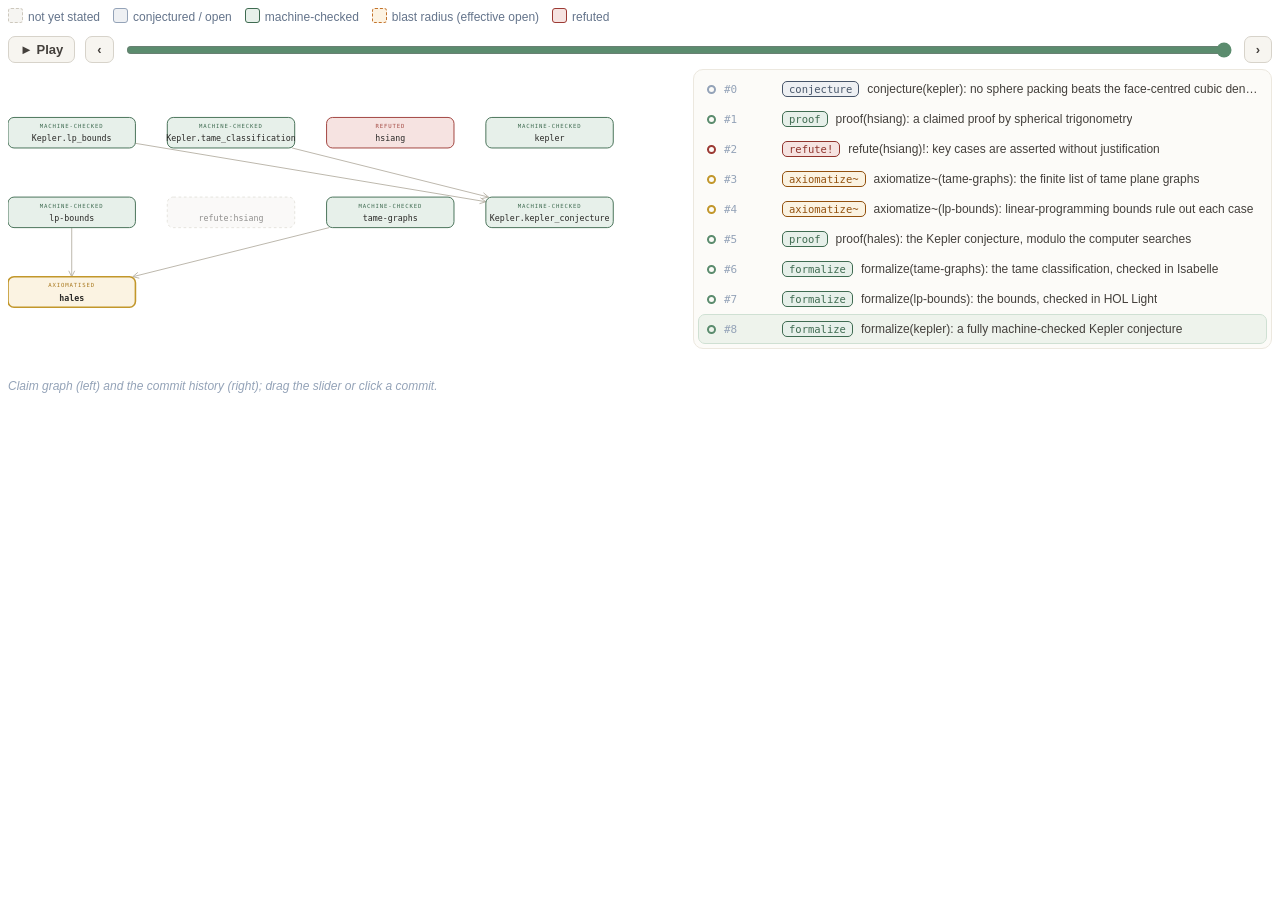
<file: docs/timelines/kepler.html>
<!DOCTYPE html>
<html><head><meta charset="utf-8"><style>
  .cg-wrap{position:relative;font-family:-apple-system,BlinkMacSystemFont,"Segoe UI",Roboto,sans-serif;color:#2A2927;}
  .cg-legend{display:flex;flex-wrap:wrap;gap:13px;align-items:center;font-size:12px;color:#64748b;margin-bottom:12px;}
  .cg-sw{display:inline-block;width:13px;height:13px;border-radius:3px;vertical-align:-2px;margin-right:5px;border:1px solid rgba(0,0,0,0.15);}
  .cg-controls{display:flex;align-items:center;gap:10px;margin-bottom:6px;}
  .cg-btn{font:600 13px/1 -apple-system,sans-serif;padding:6px 11px;border:1px solid #d7d3ca;background:#f7f5f0;color:#44403c;border-radius:7px;cursor:pointer;}
  .cg-btn:hover{background:#efece5;}
  .cg-slider{flex:1;accent-color:#5b8c6e;}
  .cg-read{display:flex;align-items:baseline;gap:9px;flex-wrap:wrap;min-height:22px;margin:4px 0 12px;padding:8px 10px;background:#faf8f4;border:1px solid #ece8df;border-radius:8px;}
  .cg-read.ref{background:#fbf1ef;border-color:#e3bbb4;}
  .cg-year{font-family:"SF Mono",Menlo,monospace;font-size:12px;font-weight:700;color:#57534e;}
  .cg-badge{font-family:"SF Mono",Menlo,monospace;font-size:11px;padding:2px 7px;border-radius:5px;border:1px solid;white-space:nowrap;}
  .b-conj{background:#eef0f3;color:#475569;border-color:#cbd5e1;}
  .b-form{background:#e7f0ea;color:#3f6b51;border-color:#9bc1a8;}
  .b-ref{background:#f6e3e1;color:#8f342d;border-color:#d9a39c;}
  .b-axiom{background:#fbf3e2;color:#92510f;border-color:#d9a86a;}
  .b-other{background:#f1f0ec;color:#6b675f;border-color:#cdc8bd;}
  .cg-subj{font-size:12.5px;color:#44403c;flex:1 1 280px;}
  .cg-svg{width:100%;height:auto;display:block;}
  .cg-svg rect{transition:fill .3s,stroke .3s,opacity .3s;} .cg-svg text{transition:opacity .3s,fill .3s;}
  .cg-edge{fill:none;transition:opacity .3s,stroke .3s;}
  .cg-hint{font-size:12px;color:#94a3b8;margin-top:8px;font-style:italic;}
  .cg-cols{display:flex;gap:16px;align-items:flex-start;flex-wrap:wrap;}
  .cg-left{flex:1 1 440px;min-width:300px;}
  .cg-log{flex:1 1 340px;min-width:260px;max-height:520px;overflow-y:auto;border:1px solid #ece8df;border-radius:10px;padding:4px;background:#fcfbf8;}
  .cg-row{display:flex;align-items:center;gap:8px;padding:6px 8px;border-radius:7px;cursor:pointer;border:1px solid transparent;}
  .cg-row:hover{background:#f3f1ec;}
  .cg-row.cur{background:#eef3ec;border-color:#cfe0d3;}
  .cg-dot{width:9px;height:9px;border-radius:50%;border:2px solid #cdc8bd;flex:none;box-sizing:border-box;}
  .cg-hash{font-family:"SF Mono",Menlo,monospace;font-size:11px;color:#94a3b8;flex:none;width:50px;}
  .cg-rb{font-family:"SF Mono",Menlo,monospace;font-size:10.5px;padding:1px 6px;border-radius:5px;border:1px solid;white-space:nowrap;flex:none;}
  .cg-rs{font-size:12px;color:#44403c;overflow:hidden;text-overflow:ellipsis;white-space:nowrap;}
</style></head><body>
<div class="cg-wrap">
  <div class="cg-legend">
    <span><span class="cg-sw" style="background:#f6f5f2;border:1px dashed #cdc8bd"></span>not yet stated</span>
    <span><span class="cg-sw" style="background:#eef0f3;border-color:#94a3b8"></span>conjectured / open</span>
    <span><span class="cg-sw" style="background:#e7f0ea;border-color:#3f6b51"></span>machine-checked</span>
    <span><span class="cg-sw" style="background:#fdf3e2;border:1px dashed #c2722b"></span>blast radius (effective open)</span>
    <span><span class="cg-sw" style="background:#f6e3e1;border-color:#9c3a34"></span>refuted</span>
  </div>
  <div class="cg-controls">
    <button class="cg-btn" id="btnPlay">&#9658; Play</button>
    <button class="cg-btn" id="btnPrev">&#8249;</button>
    <input class="cg-slider" id="slider" type="range" min="0" max="8" value="8" step="1">
    <button class="cg-btn" id="btnNext">&#8250;</button>
  </div>
  <div class="cg-cols">
    <div class="cg-left"><svg class="cg-svg" id="g" viewBox="0 0 1008 455" preserveAspectRatio="xMidYMid meet"></svg></div>
    <div class="cg-log" id="log" aria-label="Commit history"></div>
  </div>
  <div class="cg-hint">Claim graph (left) and the commit history (right); drag the slider or click a commit.</div>
</div>
<script>
var DATA={"nodes": {"kepler": {"label": "kepler", "x": 816, "y": 96, "hero": false}, "hsiang": {"label": "hsiang", "x": 576, "y": 96, "hero": false}, "tame-graphs": {"label": "tame-graphs", "x": 576, "y": 216, "hero": false}, "lp-bounds": {"label": "lp-bounds", "x": 96, "y": 216, "hero": false}, "hales": {"label": "hales", "x": 96, "y": 336, "hero": true}, "refute:hsiang": {"label": "refute:hsiang", "x": 336, "y": 216, "hero": false}, "Kepler.tame_classification": {"label": "Kepler.tame_classification", "x": 336, "y": 96, "hero": false}, "Kepler.lp_bounds": {"label": "Kepler.lp_bounds", "x": 96, "y": 96, "hero": false}, "Kepler.kepler_conjecture": {"label": "Kepler.kepler_conjecture", "x": 816, "y": 216, "hero": false}}, "order": ["kepler", "hsiang", "tame-graphs", "lp-bounds", "hales", "refute:hsiang", "Kepler.tame_classification", "Kepler.lp_bounds", "Kepler.kepler_conjecture"], "edges": [{"s": "hales", "t": "tame-graphs"}, {"s": "hales", "t": "lp-bounds"}, {"s": "Kepler.kepler_conjecture", "t": "Kepler.tame_classification"}, {"s": "Kepler.kepler_conjecture", "t": "Kepler.lp_bounds"}], "steps": [{"y": "", "hash": "#0", "clab": "conjecture", "cat": "conj", "ref": false, "s": "conjecture(kepler): no sphere packing beats the face-centred cubic density", "set": {"kepler": "conj", "hsiang": "absent", "tame-graphs": "absent", "lp-bounds": "absent", "hales": "absent", "refute:hsiang": "absent", "Kepler.tame_classification": "absent", "Kepler.lp_bounds": "absent", "Kepler.kepler_conjecture": "absent"}}, {"y": "", "hash": "#1", "clab": "proof", "cat": "form", "ref": false, "s": "proof(hsiang): a claimed proof by spherical trigonometry", "set": {"kepler": "proved", "hsiang": "proved", "tame-graphs": "absent", "lp-bounds": "absent", "hales": "absent", "refute:hsiang": "absent", "Kepler.tame_classification": "absent", "Kepler.lp_bounds": "absent", "Kepler.kepler_conjecture": "absent"}}, {"y": "", "hash": "#2", "clab": "refute!", "cat": "ref", "ref": true, "s": "refute(hsiang)!: key cases are asserted without justification", "set": {"kepler": "proved", "hsiang": "ref", "tame-graphs": "absent", "lp-bounds": "absent", "hales": "absent", "refute:hsiang": "absent", "Kepler.tame_classification": "absent", "Kepler.lp_bounds": "absent", "Kepler.kepler_conjecture": "absent"}}, {"y": "", "hash": "#3", "clab": "axiomatize~", "cat": "axiom", "ref": false, "s": "axiomatize~(tame-graphs): the finite list of tame plane graphs", "set": {"kepler": "proved", "hsiang": "ref", "tame-graphs": "axiom", "lp-bounds": "absent", "hales": "absent", "refute:hsiang": "absent", "Kepler.tame_classification": "absent", "Kepler.lp_bounds": "absent", "Kepler.kepler_conjecture": "absent"}}, {"y": "", "hash": "#4", "clab": "axiomatize~", "cat": "axiom", "ref": false, "s": "axiomatize~(lp-bounds): linear-programming bounds rule out each case", "set": {"kepler": "proved", "hsiang": "ref", "tame-graphs": "axiom", "lp-bounds": "axiom", "hales": "absent", "refute:hsiang": "absent", "Kepler.tame_classification": "absent", "Kepler.lp_bounds": "absent", "Kepler.kepler_conjecture": "absent"}}, {"y": "", "hash": "#5", "clab": "proof", "cat": "form", "ref": false, "s": "proof(hales): the Kepler conjecture, modulo the computer searches", "set": {"kepler": "axiom", "hsiang": "ref", "tame-graphs": "axiom", "lp-bounds": "axiom", "hales": "axiom", "refute:hsiang": "absent", "Kepler.tame_classification": "absent", "Kepler.lp_bounds": "absent", "Kepler.kepler_conjecture": "absent"}}, {"y": "", "hash": "#6", "clab": "formalize", "cat": "form", "ref": false, "s": "formalize(tame-graphs): the tame classification, checked in Isabelle", "set": {"kepler": "axiom", "hsiang": "ref", "tame-graphs": "checked", "lp-bounds": "axiom", "hales": "axiom", "refute:hsiang": "absent", "Kepler.tame_classification": "checked", "Kepler.lp_bounds": "absent", "Kepler.kepler_conjecture": "absent"}}, {"y": "", "hash": "#7", "clab": "formalize", "cat": "form", "ref": false, "s": "formalize(lp-bounds): the bounds, checked in HOL Light", "set": {"kepler": "axiom", "hsiang": "ref", "tame-graphs": "checked", "lp-bounds": "checked", "hales": "axiom", "refute:hsiang": "absent", "Kepler.tame_classification": "checked", "Kepler.lp_bounds": "checked", "Kepler.kepler_conjecture": "absent"}}, {"y": "", "hash": "#8", "clab": "formalize", "cat": "form", "ref": false, "s": "formalize(kepler): a fully machine-checked Kepler conjecture", "set": {"kepler": "checked", "hsiang": "ref", "tame-graphs": "checked", "lp-bounds": "checked", "hales": "axiom", "refute:hsiang": "absent", "Kepler.tame_classification": "checked", "Kepler.lp_bounds": "checked", "Kepler.kepler_conjecture": "checked"}}]};
var SVGNS="http://www.w3.org/2000/svg",HW=96,HH=23;
var STYLE={absent:{f:"#f6f5f2",s:"#cdc8bd",o:0.5,d:"4 4",t:""},conj:{f:"#eef0f3",s:"#94a3b8",o:1,d:"",t:"CONJECTURED"},
 open:{f:"#eef0f3",s:"#94a3b8",o:1,d:"",t:"OPEN"},proved:{f:"#eef3ea",s:"#7fae8f",o:1,d:"",t:"PROVED"},
 checked:{f:"#e7f0ea",s:"#3f6b51",o:1,d:"",t:"MACHINE-CHECKED"},axiom:{f:"#fbf3e2",s:"#c2972b",o:1,d:"",t:"AXIOMATISED"},
 blast:{f:"#fdf3e2",s:"#c2722b",o:1,d:"5 3",t:"EFFECTIVE: OPEN"},ref:{f:"#f6e3e1",s:"#9c3a34",o:1,d:"",t:"REFUTED"}};
var TC={conj:"#64748b",open:"#64748b",proved:"#4e7a5e",checked:"#3f6b51",axiom:"#a9791f",blast:"#b5651d",ref:"#a34a43",absent:"#a8a29e"};
var nodes=DATA.nodes,order=DATA.order,edges=DATA.edges,steps=DATA.steps;
var statusAt=steps.map(function(st){return st.set;});
var svg=document.getElementById("g");
function box(cx,cy,ux,uy){var tx=ux===0?1e9:HW/Math.abs(ux),ty=uy===0?1e9:HH/Math.abs(uy),tt=Math.min(tx,ty);return [cx+ux*tt,cy+uy*tt];}
function txt(x,y,s,size,sp,fill){var e=document.createElementNS(SVGNS,"text");e.setAttribute("x",x);e.setAttribute("y",y);
 e.setAttribute("text-anchor","middle");e.setAttribute("font-size",size);e.setAttribute("font-family","'SF Mono',Menlo,monospace");
 if(sp)e.setAttribute("letter-spacing",sp);e.setAttribute("fill",fill);e.textContent=s;svg.appendChild(e);return e;}
var edgeEls=[];
edges.forEach(function(ed){var a=nodes[ed.t],b=nodes[ed.s];  // arrow prereq(t) -> dependent(s)
 var dx=b.x-a.x,dy=b.y-a.y,L=Math.sqrt(dx*dx+dy*dy)||1,ux=dx/L,uy=dy/L;
 var p0=box(a.x,a.y,ux,uy),p1=box(b.x,b.y,-ux,-uy),sx=p0[0],sy=p0[1],ex=p1[0],ey=p1[1];
 var p=document.createElementNS(SVGNS,"path");p.setAttribute("d","M "+sx+" "+sy+" L "+ex+" "+ey);
 p.setAttribute("class","cg-edge");p.setAttribute("stroke","#bdb8ad");p.setAttribute("stroke-width","1.5");svg.appendChild(p);
 var bx=ux*9,by=uy*9,px=-uy*4.5,py=ux*4.5,ah=document.createElementNS(SVGNS,"path");
 ah.setAttribute("d","M "+(ex-bx+px)+" "+(ey-by+py)+" L "+ex+" "+ey+" L "+(ex-bx-px)+" "+(ey-by-py));
 ah.setAttribute("class","cg-edge");ah.setAttribute("stroke","#bdb8ad");ah.setAttribute("stroke-width","1.5");ah.setAttribute("fill","none");svg.appendChild(ah);
 edgeEls.push({d:ed,p:p,ah:ah});});
var nodeEls={};
order.forEach(function(id){var n=nodes[id],r=document.createElementNS(SVGNS,"rect");
 r.setAttribute("x",n.x-HW);r.setAttribute("y",n.y-HH);r.setAttribute("width",HW*2);r.setAttribute("height",HH*2);
 r.setAttribute("rx",9);r.setAttribute("stroke-width",n.hero?2.4:1.4);r.setAttribute("fill","#f6f5f2");r.setAttribute("stroke","#cdc8bd");svg.appendChild(r);
 var tg=txt(n.x,n.y-7,"",8.5,1.3,"#94a3b8"),nm=txt(n.x,n.y+13,n.label,12.5,0,"#2A2927");
 nm.setAttribute("font-weight",n.hero?"700":"500");nodeEls[id]={r:r,tg:tg,nm:nm};});
var CATCOL={conj:"#94a3b8",form:"#5b8c6e",axiom:"#c2972b",ref:"#9c3a34",other:"#cdc8bd"};
var log=document.getElementById("log"),rowEls=[];
steps.forEach(function(sp,idx){var row=document.createElement("div");row.className="cg-row";
 var dot=document.createElement("span");dot.className="cg-dot";dot.style.borderColor=CATCOL[sp.cat]||CATCOL.other;
 var h=document.createElement("span");h.className="cg-hash";h.textContent=sp.hash;
 var b=document.createElement("span");b.className="cg-rb b-"+sp.cat;b.textContent=sp.clab;
 var s=document.createElement("span");s.className="cg-rs";s.textContent=sp.s;s.title=sp.s;
 row.appendChild(dot);row.appendChild(h);row.appendChild(b);row.appendChild(s);
 row.addEventListener("click",function(){stop();set(idx);});log.appendChild(row);rowEls.push(row);});
function render(i){if(!steps.length){return;}var st=statusAt[i];
 order.forEach(function(id){var ne=nodeEls[id],k=st[id]||"absent",y=STYLE[k];
  ne.r.setAttribute("fill",y.f);ne.r.setAttribute("stroke",y.s);ne.r.setAttribute("opacity",y.o);
  if(y.d)ne.r.setAttribute("stroke-dasharray",y.d);else ne.r.removeAttribute("stroke-dasharray");
  ne.tg.textContent=y.t;ne.tg.setAttribute("fill",TC[k]);ne.nm.setAttribute("opacity",k==="absent"?0.5:1);});
 edgeEls.forEach(function(ee){var ss=st[ee.d.s],ts=st[ee.d.t],live=ss!=="absent"&&ts!=="absent";
  var hot=[ss,ts].some(function(z){return z==="ref"||z==="blast";}),col=hot?"#c2722b":"#bdb8ad",op=live?1:0.12;
  if([ss,ts].indexOf("ref")>=0)col="#9c3a34";ee.p.setAttribute("stroke",col);ee.ah.setAttribute("stroke",col);
  ee.p.setAttribute("opacity",op);ee.ah.setAttribute("opacity",op);
  ee.p.setAttribute("stroke-width",hot?2:1.5);ee.ah.setAttribute("stroke-width",hot?2:1.5);});
 rowEls.forEach(function(r,j){if(j===i)r.classList.add("cur");else r.classList.remove("cur");});
 if(rowEls[i])rowEls[i].scrollIntoView({block:"nearest"});}
var slider=document.getElementById("slider"),timer=null;
var bP=document.getElementById("btnPlay"),bPr=document.getElementById("btnPrev"),bN=document.getElementById("btnNext");
function set(i){i=Math.max(0,Math.min(steps.length-1,i));slider.value=i;render(i);}
slider.addEventListener("input",function(){render(parseInt(slider.value,10));});
bPr.addEventListener("click",function(){stop();set(parseInt(slider.value,10)-1);});
bN.addEventListener("click",function(){stop();set(parseInt(slider.value,10)+1);});
function stop(){if(timer){clearInterval(timer);timer=null;bP.textContent="\u25B6 Play";}}
bP.addEventListener("click",function(){if(timer){stop();return;}if(parseInt(slider.value,10)>=steps.length-1)set(0);
 bP.textContent="\u275A\u275A Pause";timer=setInterval(function(){var n=parseInt(slider.value,10)+1;if(n>=steps.length){stop();return;}set(n);},1200);});
render(parseInt(slider.value,10));
</script></body></html>
</file>
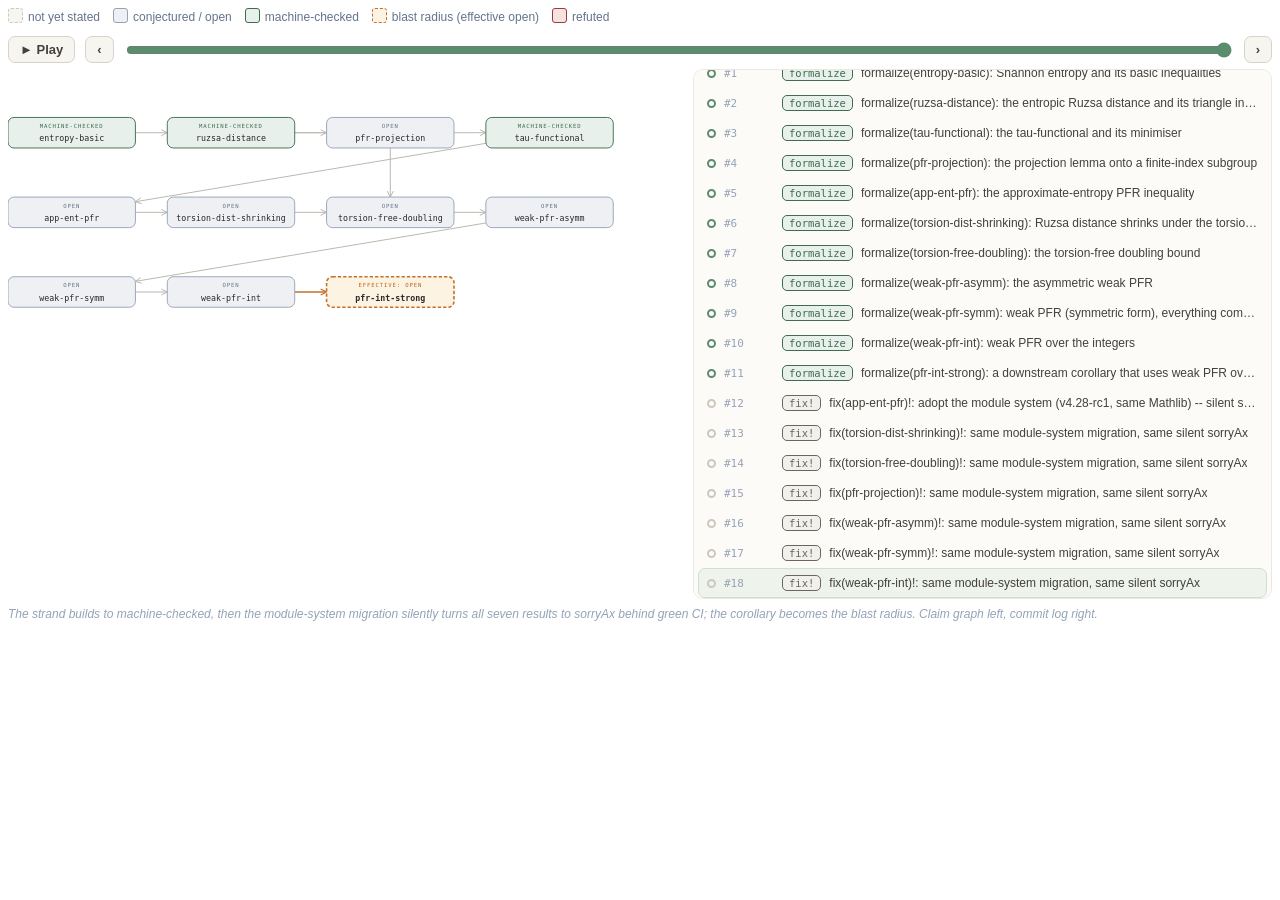
<file: docs/timelines/weak-pfr.html>
<!DOCTYPE html>
<html><head><meta charset="utf-8"><style>
  .cg-wrap{position:relative;font-family:-apple-system,BlinkMacSystemFont,"Segoe UI",Roboto,sans-serif;color:#2A2927;}
  .cg-legend{display:flex;flex-wrap:wrap;gap:13px;align-items:center;font-size:12px;color:#64748b;margin-bottom:12px;}
  .cg-sw{display:inline-block;width:13px;height:13px;border-radius:3px;vertical-align:-2px;margin-right:5px;border:1px solid rgba(0,0,0,0.15);}
  .cg-controls{display:flex;align-items:center;gap:10px;margin-bottom:6px;}
  .cg-btn{font:600 13px/1 -apple-system,sans-serif;padding:6px 11px;border:1px solid #d7d3ca;background:#f7f5f0;color:#44403c;border-radius:7px;cursor:pointer;}
  .cg-btn:hover{background:#efece5;}
  .cg-slider{flex:1;accent-color:#5b8c6e;}
  .cg-read{display:flex;align-items:baseline;gap:9px;flex-wrap:wrap;min-height:22px;margin:4px 0 12px;padding:8px 10px;background:#faf8f4;border:1px solid #ece8df;border-radius:8px;}
  .cg-read.ref{background:#fbf1ef;border-color:#e3bbb4;}
  .cg-year{font-family:"SF Mono",Menlo,monospace;font-size:12px;font-weight:700;color:#57534e;}
  .cg-badge{font-family:"SF Mono",Menlo,monospace;font-size:11px;padding:2px 7px;border-radius:5px;border:1px solid;white-space:nowrap;}
  .b-conj{background:#eef0f3;color:#475569;border-color:#cbd5e1;}
  .b-form{background:#e7f0ea;color:#3f6b51;border-color:#9bc1a8;}
  .b-ref{background:#f6e3e1;color:#8f342d;border-color:#d9a39c;}
  .b-axiom{background:#fbf3e2;color:#92510f;border-color:#d9a86a;}
  .b-other{background:#f1f0ec;color:#6b675f;border-color:#cdc8bd;}
  .cg-subj{font-size:12.5px;color:#44403c;flex:1 1 280px;}
  .cg-svg{width:100%;height:auto;display:block;}
  .cg-svg rect{transition:fill .3s,stroke .3s,opacity .3s;} .cg-svg text{transition:opacity .3s,fill .3s;}
  .cg-edge{fill:none;transition:opacity .3s,stroke .3s;}
  .cg-hint{font-size:12px;color:#94a3b8;margin-top:8px;font-style:italic;}
  .cg-cols{display:flex;gap:16px;align-items:flex-start;flex-wrap:wrap;}
  .cg-left{flex:1 1 440px;min-width:300px;}
  .cg-log{flex:1 1 340px;min-width:260px;max-height:520px;overflow-y:auto;border:1px solid #ece8df;border-radius:10px;padding:4px;background:#fcfbf8;}
  .cg-row{display:flex;align-items:center;gap:8px;padding:6px 8px;border-radius:7px;cursor:pointer;border:1px solid transparent;}
  .cg-row:hover{background:#f3f1ec;}
  .cg-row.cur{background:#eef3ec;border-color:#cfe0d3;}
  .cg-dot{width:9px;height:9px;border-radius:50%;border:2px solid #cdc8bd;flex:none;box-sizing:border-box;}
  .cg-hash{font-family:"SF Mono",Menlo,monospace;font-size:11px;color:#94a3b8;flex:none;width:50px;}
  .cg-rb{font-family:"SF Mono",Menlo,monospace;font-size:10.5px;padding:1px 6px;border-radius:5px;border:1px solid;white-space:nowrap;flex:none;}
  .cg-rs{font-size:12px;color:#44403c;overflow:hidden;text-overflow:ellipsis;white-space:nowrap;}
</style></head><body>
<div class="cg-wrap">
  <div class="cg-legend">
    <span><span class="cg-sw" style="background:#f6f5f2;border:1px dashed #cdc8bd"></span>not yet stated</span>
    <span><span class="cg-sw" style="background:#eef0f3;border-color:#94a3b8"></span>conjectured / open</span>
    <span><span class="cg-sw" style="background:#e7f0ea;border-color:#3f6b51"></span>machine-checked</span>
    <span><span class="cg-sw" style="background:#fdf3e2;border:1px dashed #c2722b"></span>blast radius (effective open)</span>
    <span><span class="cg-sw" style="background:#f6e3e1;border-color:#9c3a34"></span>refuted</span>
  </div>
  <div class="cg-controls">
    <button class="cg-btn" id="btnPlay">&#9658; Play</button>
    <button class="cg-btn" id="btnPrev">&#8249;</button>
    <input class="cg-slider" id="slider" type="range" min="0" max="18" value="18" step="1">
    <button class="cg-btn" id="btnNext">&#8250;</button>
  </div>
  <div class="cg-cols">
    <div class="cg-left"><svg class="cg-svg" id="g" viewBox="0 0 1008 455" preserveAspectRatio="xMidYMid meet"></svg></div>
    <div class="cg-log" id="log" aria-label="Commit history"></div>
  </div>
  <div class="cg-hint">The strand builds to machine-checked, then the module-system migration silently turns all seven results to sorryAx behind green CI; the corollary becomes the blast radius. Claim graph left, commit log right.</div>
</div>
<script>
var DATA={"nodes": {"weak-pfr-symm": {"label": "weak-pfr-symm", "x": 96, "y": 336, "hero": false}, "entropy-basic": {"label": "entropy-basic", "x": 96, "y": 96, "hero": false}, "ruzsa-distance": {"label": "ruzsa-distance", "x": 336, "y": 96, "hero": false}, "tau-functional": {"label": "tau-functional", "x": 816, "y": 96, "hero": false}, "pfr-projection": {"label": "pfr-projection", "x": 576, "y": 96, "hero": false}, "app-ent-pfr": {"label": "app-ent-pfr", "x": 96, "y": 216, "hero": false}, "torsion-dist-shrinking": {"label": "torsion-dist-shrinking", "x": 336, "y": 216, "hero": false}, "torsion-free-doubling": {"label": "torsion-free-doubling", "x": 576, "y": 216, "hero": false}, "weak-pfr-asymm": {"label": "weak-pfr-asymm", "x": 816, "y": 216, "hero": false}, "weak-pfr-int": {"label": "weak-pfr-int", "x": 336, "y": 336, "hero": false}, "pfr-int-strong": {"label": "pfr-int-strong", "x": 576, "y": 336, "hero": true}}, "order": ["weak-pfr-symm", "entropy-basic", "ruzsa-distance", "tau-functional", "pfr-projection", "app-ent-pfr", "torsion-dist-shrinking", "torsion-free-doubling", "weak-pfr-asymm", "weak-pfr-int", "pfr-int-strong"], "edges": [{"s": "ruzsa-distance", "t": "entropy-basic"}, {"s": "tau-functional", "t": "ruzsa-distance"}, {"s": "pfr-projection", "t": "ruzsa-distance"}, {"s": "app-ent-pfr", "t": "tau-functional"}, {"s": "torsion-dist-shrinking", "t": "app-ent-pfr"}, {"s": "torsion-free-doubling", "t": "torsion-dist-shrinking"}, {"s": "torsion-free-doubling", "t": "pfr-projection"}, {"s": "weak-pfr-asymm", "t": "torsion-free-doubling"}, {"s": "weak-pfr-symm", "t": "weak-pfr-asymm"}, {"s": "weak-pfr-int", "t": "weak-pfr-symm"}, {"s": "pfr-int-strong", "t": "weak-pfr-int"}], "steps": [{"y": "", "hash": "#0", "clab": "conjecture", "cat": "conj", "ref": false, "s": "conjecture(weak-pfr-symm): weak Polynomial Freiman-Ruzsa, the entropy route", "set": {"weak-pfr-symm": "conj", "entropy-basic": "absent", "ruzsa-distance": "absent", "tau-functional": "absent", "pfr-projection": "absent", "app-ent-pfr": "absent", "torsion-dist-shrinking": "absent", "torsion-free-doubling": "absent", "weak-pfr-asymm": "absent", "weak-pfr-int": "absent", "pfr-int-strong": "absent"}}, {"y": "", "hash": "#1", "clab": "formalize", "cat": "form", "ref": false, "s": "formalize(entropy-basic): Shannon entropy and its basic inequalities", "set": {"weak-pfr-symm": "conj", "entropy-basic": "checked", "ruzsa-distance": "absent", "tau-functional": "absent", "pfr-projection": "absent", "app-ent-pfr": "absent", "torsion-dist-shrinking": "absent", "torsion-free-doubling": "absent", "weak-pfr-asymm": "absent", "weak-pfr-int": "absent", "pfr-int-strong": "absent"}}, {"y": "", "hash": "#2", "clab": "formalize", "cat": "form", "ref": false, "s": "formalize(ruzsa-distance): the entropic Ruzsa distance and its triangle inequality", "set": {"weak-pfr-symm": "conj", "entropy-basic": "checked", "ruzsa-distance": "checked", "tau-functional": "absent", "pfr-projection": "absent", "app-ent-pfr": "absent", "torsion-dist-shrinking": "absent", "torsion-free-doubling": "absent", "weak-pfr-asymm": "absent", "weak-pfr-int": "absent", "pfr-int-strong": "absent"}}, {"y": "", "hash": "#3", "clab": "formalize", "cat": "form", "ref": false, "s": "formalize(tau-functional): the tau-functional and its minimiser", "set": {"weak-pfr-symm": "conj", "entropy-basic": "checked", "ruzsa-distance": "checked", "tau-functional": "checked", "pfr-projection": "absent", "app-ent-pfr": "absent", "torsion-dist-shrinking": "absent", "torsion-free-doubling": "absent", "weak-pfr-asymm": "absent", "weak-pfr-int": "absent", "pfr-int-strong": "absent"}}, {"y": "", "hash": "#4", "clab": "formalize", "cat": "form", "ref": false, "s": "formalize(pfr-projection): the projection lemma onto a finite-index subgroup", "set": {"weak-pfr-symm": "conj", "entropy-basic": "checked", "ruzsa-distance": "checked", "tau-functional": "checked", "pfr-projection": "checked", "app-ent-pfr": "absent", "torsion-dist-shrinking": "absent", "torsion-free-doubling": "absent", "weak-pfr-asymm": "absent", "weak-pfr-int": "absent", "pfr-int-strong": "absent"}}, {"y": "", "hash": "#5", "clab": "formalize", "cat": "form", "ref": false, "s": "formalize(app-ent-pfr): the approximate-entropy PFR inequality", "set": {"weak-pfr-symm": "conj", "entropy-basic": "checked", "ruzsa-distance": "checked", "tau-functional": "checked", "pfr-projection": "checked", "app-ent-pfr": "checked", "torsion-dist-shrinking": "absent", "torsion-free-doubling": "absent", "weak-pfr-asymm": "absent", "weak-pfr-int": "absent", "pfr-int-strong": "absent"}}, {"y": "", "hash": "#6", "clab": "formalize", "cat": "form", "ref": false, "s": "formalize(torsion-dist-shrinking): Ruzsa distance shrinks under the torsion quotient", "set": {"weak-pfr-symm": "conj", "entropy-basic": "checked", "ruzsa-distance": "checked", "tau-functional": "checked", "pfr-projection": "checked", "app-ent-pfr": "checked", "torsion-dist-shrinking": "checked", "torsion-free-doubling": "absent", "weak-pfr-asymm": "absent", "weak-pfr-int": "absent", "pfr-int-strong": "absent"}}, {"y": "", "hash": "#7", "clab": "formalize", "cat": "form", "ref": false, "s": "formalize(torsion-free-doubling): the torsion-free doubling bound", "set": {"weak-pfr-symm": "conj", "entropy-basic": "checked", "ruzsa-distance": "checked", "tau-functional": "checked", "pfr-projection": "checked", "app-ent-pfr": "checked", "torsion-dist-shrinking": "checked", "torsion-free-doubling": "checked", "weak-pfr-asymm": "absent", "weak-pfr-int": "absent", "pfr-int-strong": "absent"}}, {"y": "", "hash": "#8", "clab": "formalize", "cat": "form", "ref": false, "s": "formalize(weak-pfr-asymm): the asymmetric weak PFR", "set": {"weak-pfr-symm": "conj", "entropy-basic": "checked", "ruzsa-distance": "checked", "tau-functional": "checked", "pfr-projection": "checked", "app-ent-pfr": "checked", "torsion-dist-shrinking": "checked", "torsion-free-doubling": "checked", "weak-pfr-asymm": "checked", "weak-pfr-int": "absent", "pfr-int-strong": "absent"}}, {"y": "", "hash": "#9", "clab": "formalize", "cat": "form", "ref": false, "s": "formalize(weak-pfr-symm): weak PFR (symmetric form), everything compiles!", "set": {"weak-pfr-symm": "checked", "entropy-basic": "checked", "ruzsa-distance": "checked", "tau-functional": "checked", "pfr-projection": "checked", "app-ent-pfr": "checked", "torsion-dist-shrinking": "checked", "torsion-free-doubling": "checked", "weak-pfr-asymm": "checked", "weak-pfr-int": "absent", "pfr-int-strong": "absent"}}, {"y": "", "hash": "#10", "clab": "formalize", "cat": "form", "ref": false, "s": "formalize(weak-pfr-int): weak PFR over the integers", "set": {"weak-pfr-symm": "checked", "entropy-basic": "checked", "ruzsa-distance": "checked", "tau-functional": "checked", "pfr-projection": "checked", "app-ent-pfr": "checked", "torsion-dist-shrinking": "checked", "torsion-free-doubling": "checked", "weak-pfr-asymm": "checked", "weak-pfr-int": "checked", "pfr-int-strong": "absent"}}, {"y": "", "hash": "#11", "clab": "formalize", "cat": "form", "ref": false, "s": "formalize(pfr-int-strong): a downstream corollary that uses weak PFR over Z", "set": {"weak-pfr-symm": "checked", "entropy-basic": "checked", "ruzsa-distance": "checked", "tau-functional": "checked", "pfr-projection": "checked", "app-ent-pfr": "checked", "torsion-dist-shrinking": "checked", "torsion-free-doubling": "checked", "weak-pfr-asymm": "checked", "weak-pfr-int": "checked", "pfr-int-strong": "checked"}}, {"y": "", "hash": "#12", "clab": "fix!", "cat": "other", "ref": false, "s": "fix(app-ent-pfr)!: adopt the module system (v4.28-rc1, same Mathlib) -- silent sorryAx", "set": {"weak-pfr-symm": "blast", "entropy-basic": "checked", "ruzsa-distance": "checked", "tau-functional": "checked", "pfr-projection": "checked", "app-ent-pfr": "open", "torsion-dist-shrinking": "blast", "torsion-free-doubling": "blast", "weak-pfr-asymm": "blast", "weak-pfr-int": "blast", "pfr-int-strong": "blast"}}, {"y": "", "hash": "#13", "clab": "fix!", "cat": "other", "ref": false, "s": "fix(torsion-dist-shrinking)!: same module-system migration, same silent sorryAx", "set": {"weak-pfr-symm": "blast", "entropy-basic": "checked", "ruzsa-distance": "checked", "tau-functional": "checked", "pfr-projection": "checked", "app-ent-pfr": "open", "torsion-dist-shrinking": "open", "torsion-free-doubling": "blast", "weak-pfr-asymm": "blast", "weak-pfr-int": "blast", "pfr-int-strong": "blast"}}, {"y": "", "hash": "#14", "clab": "fix!", "cat": "other", "ref": false, "s": "fix(torsion-free-doubling)!: same module-system migration, same silent sorryAx", "set": {"weak-pfr-symm": "blast", "entropy-basic": "checked", "ruzsa-distance": "checked", "tau-functional": "checked", "pfr-projection": "checked", "app-ent-pfr": "open", "torsion-dist-shrinking": "open", "torsion-free-doubling": "open", "weak-pfr-asymm": "blast", "weak-pfr-int": "blast", "pfr-int-strong": "blast"}}, {"y": "", "hash": "#15", "clab": "fix!", "cat": "other", "ref": false, "s": "fix(pfr-projection)!: same module-system migration, same silent sorryAx", "set": {"weak-pfr-symm": "blast", "entropy-basic": "checked", "ruzsa-distance": "checked", "tau-functional": "checked", "pfr-projection": "open", "app-ent-pfr": "open", "torsion-dist-shrinking": "open", "torsion-free-doubling": "open", "weak-pfr-asymm": "blast", "weak-pfr-int": "blast", "pfr-int-strong": "blast"}}, {"y": "", "hash": "#16", "clab": "fix!", "cat": "other", "ref": false, "s": "fix(weak-pfr-asymm)!: same module-system migration, same silent sorryAx", "set": {"weak-pfr-symm": "blast", "entropy-basic": "checked", "ruzsa-distance": "checked", "tau-functional": "checked", "pfr-projection": "open", "app-ent-pfr": "open", "torsion-dist-shrinking": "open", "torsion-free-doubling": "open", "weak-pfr-asymm": "open", "weak-pfr-int": "blast", "pfr-int-strong": "blast"}}, {"y": "", "hash": "#17", "clab": "fix!", "cat": "other", "ref": false, "s": "fix(weak-pfr-symm)!: same module-system migration, same silent sorryAx", "set": {"weak-pfr-symm": "open", "entropy-basic": "checked", "ruzsa-distance": "checked", "tau-functional": "checked", "pfr-projection": "open", "app-ent-pfr": "open", "torsion-dist-shrinking": "open", "torsion-free-doubling": "open", "weak-pfr-asymm": "open", "weak-pfr-int": "blast", "pfr-int-strong": "blast"}}, {"y": "", "hash": "#18", "clab": "fix!", "cat": "other", "ref": false, "s": "fix(weak-pfr-int)!: same module-system migration, same silent sorryAx", "set": {"weak-pfr-symm": "open", "entropy-basic": "checked", "ruzsa-distance": "checked", "tau-functional": "checked", "pfr-projection": "open", "app-ent-pfr": "open", "torsion-dist-shrinking": "open", "torsion-free-doubling": "open", "weak-pfr-asymm": "open", "weak-pfr-int": "open", "pfr-int-strong": "blast"}}]};
var SVGNS="http://www.w3.org/2000/svg",HW=96,HH=23;
var STYLE={absent:{f:"#f6f5f2",s:"#cdc8bd",o:0.5,d:"4 4",t:""},conj:{f:"#eef0f3",s:"#94a3b8",o:1,d:"",t:"CONJECTURED"},
 open:{f:"#eef0f3",s:"#94a3b8",o:1,d:"",t:"OPEN"},proved:{f:"#eef3ea",s:"#7fae8f",o:1,d:"",t:"PROVED"},
 checked:{f:"#e7f0ea",s:"#3f6b51",o:1,d:"",t:"MACHINE-CHECKED"},axiom:{f:"#fbf3e2",s:"#c2972b",o:1,d:"",t:"AXIOMATISED"},
 blast:{f:"#fdf3e2",s:"#c2722b",o:1,d:"5 3",t:"EFFECTIVE: OPEN"},ref:{f:"#f6e3e1",s:"#9c3a34",o:1,d:"",t:"REFUTED"}};
var TC={conj:"#64748b",open:"#64748b",proved:"#4e7a5e",checked:"#3f6b51",axiom:"#a9791f",blast:"#b5651d",ref:"#a34a43",absent:"#a8a29e"};
var nodes=DATA.nodes,order=DATA.order,edges=DATA.edges,steps=DATA.steps;
var statusAt=steps.map(function(st){return st.set;});
var svg=document.getElementById("g");
function box(cx,cy,ux,uy){var tx=ux===0?1e9:HW/Math.abs(ux),ty=uy===0?1e9:HH/Math.abs(uy),tt=Math.min(tx,ty);return [cx+ux*tt,cy+uy*tt];}
function txt(x,y,s,size,sp,fill){var e=document.createElementNS(SVGNS,"text");e.setAttribute("x",x);e.setAttribute("y",y);
 e.setAttribute("text-anchor","middle");e.setAttribute("font-size",size);e.setAttribute("font-family","'SF Mono',Menlo,monospace");
 if(sp)e.setAttribute("letter-spacing",sp);e.setAttribute("fill",fill);e.textContent=s;svg.appendChild(e);return e;}
var edgeEls=[];
edges.forEach(function(ed){var a=nodes[ed.t],b=nodes[ed.s];  // arrow prereq(t) -> dependent(s)
 var dx=b.x-a.x,dy=b.y-a.y,L=Math.sqrt(dx*dx+dy*dy)||1,ux=dx/L,uy=dy/L;
 var p0=box(a.x,a.y,ux,uy),p1=box(b.x,b.y,-ux,-uy),sx=p0[0],sy=p0[1],ex=p1[0],ey=p1[1];
 var p=document.createElementNS(SVGNS,"path");p.setAttribute("d","M "+sx+" "+sy+" L "+ex+" "+ey);
 p.setAttribute("class","cg-edge");p.setAttribute("stroke","#bdb8ad");p.setAttribute("stroke-width","1.5");svg.appendChild(p);
 var bx=ux*9,by=uy*9,px=-uy*4.5,py=ux*4.5,ah=document.createElementNS(SVGNS,"path");
 ah.setAttribute("d","M "+(ex-bx+px)+" "+(ey-by+py)+" L "+ex+" "+ey+" L "+(ex-bx-px)+" "+(ey-by-py));
 ah.setAttribute("class","cg-edge");ah.setAttribute("stroke","#bdb8ad");ah.setAttribute("stroke-width","1.5");ah.setAttribute("fill","none");svg.appendChild(ah);
 edgeEls.push({d:ed,p:p,ah:ah});});
var nodeEls={};
order.forEach(function(id){var n=nodes[id],r=document.createElementNS(SVGNS,"rect");
 r.setAttribute("x",n.x-HW);r.setAttribute("y",n.y-HH);r.setAttribute("width",HW*2);r.setAttribute("height",HH*2);
 r.setAttribute("rx",9);r.setAttribute("stroke-width",n.hero?2.4:1.4);r.setAttribute("fill","#f6f5f2");r.setAttribute("stroke","#cdc8bd");svg.appendChild(r);
 var tg=txt(n.x,n.y-7,"",8.5,1.3,"#94a3b8"),nm=txt(n.x,n.y+13,n.label,12.5,0,"#2A2927");
 nm.setAttribute("font-weight",n.hero?"700":"500");nodeEls[id]={r:r,tg:tg,nm:nm};});
var CATCOL={conj:"#94a3b8",form:"#5b8c6e",axiom:"#c2972b",ref:"#9c3a34",other:"#cdc8bd"};
var log=document.getElementById("log"),rowEls=[];
steps.forEach(function(sp,idx){var row=document.createElement("div");row.className="cg-row";
 var dot=document.createElement("span");dot.className="cg-dot";dot.style.borderColor=CATCOL[sp.cat]||CATCOL.other;
 var h=document.createElement("span");h.className="cg-hash";h.textContent=sp.hash;
 var b=document.createElement("span");b.className="cg-rb b-"+sp.cat;b.textContent=sp.clab;
 var s=document.createElement("span");s.className="cg-rs";s.textContent=sp.s;s.title=sp.s;
 row.appendChild(dot);row.appendChild(h);row.appendChild(b);row.appendChild(s);
 row.addEventListener("click",function(){stop();set(idx);});log.appendChild(row);rowEls.push(row);});
function render(i){if(!steps.length){return;}var st=statusAt[i];
 order.forEach(function(id){var ne=nodeEls[id],k=st[id]||"absent",y=STYLE[k];
  ne.r.setAttribute("fill",y.f);ne.r.setAttribute("stroke",y.s);ne.r.setAttribute("opacity",y.o);
  if(y.d)ne.r.setAttribute("stroke-dasharray",y.d);else ne.r.removeAttribute("stroke-dasharray");
  ne.tg.textContent=y.t;ne.tg.setAttribute("fill",TC[k]);ne.nm.setAttribute("opacity",k==="absent"?0.5:1);});
 edgeEls.forEach(function(ee){var ss=st[ee.d.s],ts=st[ee.d.t],live=ss!=="absent"&&ts!=="absent";
  var hot=[ss,ts].some(function(z){return z==="ref"||z==="blast";}),col=hot?"#c2722b":"#bdb8ad",op=live?1:0.12;
  if([ss,ts].indexOf("ref")>=0)col="#9c3a34";ee.p.setAttribute("stroke",col);ee.ah.setAttribute("stroke",col);
  ee.p.setAttribute("opacity",op);ee.ah.setAttribute("opacity",op);
  ee.p.setAttribute("stroke-width",hot?2:1.5);ee.ah.setAttribute("stroke-width",hot?2:1.5);});
 rowEls.forEach(function(r,j){if(j===i)r.classList.add("cur");else r.classList.remove("cur");});
 if(rowEls[i])rowEls[i].scrollIntoView({block:"nearest"});}
var slider=document.getElementById("slider"),timer=null;
var bP=document.getElementById("btnPlay"),bPr=document.getElementById("btnPrev"),bN=document.getElementById("btnNext");
function set(i){i=Math.max(0,Math.min(steps.length-1,i));slider.value=i;render(i);}
slider.addEventListener("input",function(){render(parseInt(slider.value,10));});
bPr.addEventListener("click",function(){stop();set(parseInt(slider.value,10)-1);});
bN.addEventListener("click",function(){stop();set(parseInt(slider.value,10)+1);});
function stop(){if(timer){clearInterval(timer);timer=null;bP.textContent="\u25B6 Play";}}
bP.addEventListener("click",function(){if(timer){stop();return;}if(parseInt(slider.value,10)>=steps.length-1)set(0);
 bP.textContent="\u275A\u275A Pause";timer=setInterval(function(){var n=parseInt(slider.value,10)+1;if(n>=steps.length){stop();return;}set(n);},1200);});
render(parseInt(slider.value,10));
</script></body></html>
</file>
<file: docs/assets/claimgraph.css>
:root{
  --paper:#f7f4ee; --panel:#fffdf8; --ink:#1a1a1a; --muted:#6b7280; --slate:#475569;
  --rule:#e2dccf; --rule-2:#d8d0c0;
  --warm:#e4d4ba; --cool:#abc1d2; --sage:#a9c39c; --ochre:#dcc085; --rose:#d3a3ad;
  --danger:#9c3a34; --stone:#d2cabb; --lav:#b9b2d2;
  --mono:'SF Mono',Menlo,Monaco,Consolas,'DejaVu Sans Mono','Courier New',monospace;
}
*{box-sizing:border-box}
body{margin:0;background:var(--paper);color:var(--ink);font-family:var(--mono);
  font-size:16px;line-height:1.6;-webkit-font-smoothing:antialiased;
  display:flex;flex-direction:column;min-height:100vh}
.wrap{max-width:1180px;margin:0 auto;padding:0 24px;width:100%}
a{color:var(--slate);text-decoration:none;border-bottom:1px solid var(--rule-2)}
a:hover{color:var(--ink);border-color:var(--ink)}
code{background:#f1ece1;padding:1px 5px;border-radius:3px;font-size:.9em}
.tag{font-size:11px;letter-spacing:2px;text-transform:uppercase;color:var(--muted);margin-bottom:8px}

.nav{border-bottom:1px solid var(--rule);background:#fbf9f3}
.nav .wrap{display:flex;flex-wrap:wrap;gap:4px 20px;align-items:center;padding:12px 24px;font-size:14px}
.nav .home{font-weight:500;border:0;color:var(--ink);display:inline-flex;align-items:center;gap:8px}
.nav .home:hover{color:var(--danger)}
.nav .home .brand{height:28px;width:auto;display:block}
.nav .sp{flex:1}
.nav a{border:0;color:var(--muted)}
.nav a:hover{color:var(--ink)}
.nav a.here{color:var(--ink);border-bottom:1.5px solid var(--ochre)}
.nav a.ext{color:var(--slate);border-bottom:1px solid var(--rule-2)}
.nav a.ext:hover{color:var(--ink);border-color:var(--ink)}
.nav .navsep{width:1px;height:15px;background:var(--rule-2)}
.nav a.gh{border:0;color:var(--muted);display:inline-flex;align-items:center;padding:0}
.nav a.gh:hover{color:var(--ink)}
.nav a.gh svg{display:block}

.hero{border-bottom:1px solid var(--rule);background:#fbf9f3}
.hero .wrap{padding:26px 24px 30px;position:relative}
.hero h1{font-weight:500;font-size:30px;line-height:1.15;margin:0 0 10px}
.lede{margin:0;max-width:760px;color:#3a3a3a}
.picker{position:absolute;top:24px;right:24px;display:flex;align-items:center;gap:8px;font-size:11px;letter-spacing:1px;text-transform:uppercase;color:var(--muted)}
.picker select{font-family:var(--mono);font-size:13px;letter-spacing:0;text-transform:none;color:var(--ink);background:var(--panel);border:1px solid var(--rule-2);border-radius:3px;padding:5px 8px;cursor:pointer}
.picker select:hover{border-color:var(--ink)}
@media(max-width:640px){.picker{position:static;margin-bottom:14px}}

.board{flex:1;display:grid;grid-template-columns:1fr 320px;gap:0;min-height:560px}
.panel-btn{display:block;width:100%;margin-bottom:14px;font-family:var(--mono);font-size:13px;
  cursor:pointer;background:var(--panel);border:1px solid var(--rule-2);border-radius:4px;
  padding:7px 11px;color:var(--ink);text-align:center}
.panel-btn:hover{border-color:var(--ink);background:#fff}
#cy{height:100%;min-height:560px;background:
  radial-gradient(circle at 1px 1px, #e7e0d2 1px, transparent 0) 0 0/22px 22px,
  var(--paper)}
.panel{border-left:1px solid var(--rule);background:var(--panel);padding:18px 20px;overflow-y:auto}

.legend{padding-bottom:14px;border-bottom:1px solid var(--rule);margin-bottom:14px}
.swatches{list-style:none;margin:0 0 14px;padding:0;font-size:12.5px}
.swatches li{display:flex;align-items:center;gap:9px;padding:2.5px 0;color:#333}
.swatches .dot{width:13px;height:13px;border-radius:50%;border:1px solid rgba(0,0,0,.35);flex:none}
.swatches .line{width:22px;height:0;border-top-width:2.5px;border-top-style:solid;flex:none}

.detail .hint{color:var(--muted);font-size:13.5px}
.detail h2{font-size:15px;font-weight:500;margin:0 0 4px;word-break:break-all}
.detail .kind{font-size:11px;letter-spacing:1.5px;text-transform:uppercase;color:var(--muted);margin-bottom:12px}
.detail .stmt{font-size:13.5px;color:#333;margin:0 0 14px;line-height:1.5}
.detail dl{margin:0;font-size:13px}
.detail dt{color:var(--muted);font-size:11px;letter-spacing:1px;text-transform:uppercase;margin-top:10px}
.detail dd{margin:2px 0 0}
.detail .pill{display:inline-block;padding:2px 9px;border-radius:11px;font-size:12px;border:1px solid rgba(0,0,0,.28)}
.detail .flag{margin-top:14px;padding:9px 11px;border-radius:4px;background:#f7e9e7;
  border:1px solid #e3c4c0;color:var(--danger);font-size:12.5px}

footer{border-top:1px solid var(--rule);background:#fbf9f3;font-size:13px;color:var(--muted)}
footer .wrap{padding:16px 24px}

@media (max-width:820px){
  .board{grid-template-columns:1fr}
  .panel{border-left:0;border-top:1px solid var(--rule)}
}

/* ── how-it-works one-pager ─────────────────────────────────────────── */
.prose{flex:1}
.prose .wrap{max-width:840px;padding-top:14px;padding-bottom:48px}
.prose section{margin:34px 0}
.prose h2{font-weight:500;font-size:21px;margin:0 0 10px;line-height:1.25}
.prose h2 .n{color:var(--muted);font-weight:400;margin-right:10px}
.prose h3{font-weight:500;font-size:15px;margin:22px 0 6px}
.prose p{margin:0 0 12px;color:#2c2a26}
.prose ul{margin:0 0 12px;padding-left:20px;color:#2c2a26}
.prose li{margin:4px 0}
.prose strong{font-weight:600}

/* full-bleed figure for the pipeline diagram */
figure.diagram{margin:22px 0;background:var(--panel);border:1px solid var(--rule);
  border-radius:8px;padding:18px 16px;overflow-x:auto}
figure.diagram img{display:block;width:100%;min-width:720px;height:auto}
figure.diagram figcaption{color:var(--muted);font-size:12.5px;margin-top:10px;text-align:center}

/* code + example commit */
pre.code{background:#f3eee3;border:1px solid var(--rule);border-left:3px solid var(--stone);
  border-radius:5px;padding:13px 15px;overflow-x:auto;font-size:13px;line-height:1.55;margin:0 0 12px}
pre.code .c{color:var(--muted)}
pre.commit{background:var(--panel);border:1px solid var(--rule);border-left:3px solid var(--sage);
  border-radius:5px;padding:13px 15px;overflow-x:auto;font-size:13px;line-height:1.6;margin:0 0 12px}
pre.commit .tok{color:var(--slate);font-weight:600}
pre.commit .rel{color:#7a5cab;font-weight:600}
pre.commit .brk{color:var(--danger);font-weight:600}
pre.commit .st{color:#5d7e4f;font-weight:600}
/* inline taxonomy emphasis: a real validity gap (red) vs a coverage warning (ochre) */
.brk{color:var(--danger);font-weight:600}
.warn{color:#9a7a1e;font-weight:600}

/* callout */
.callout{background:#f0f3ee;border:1px solid #cdd9c6;border-radius:6px;padding:13px 16px;
  margin:16px 0;font-size:13.5px;color:#39432f}
.callout b{color:#2e3a26}

/* two-column for the computed views */
.cols{display:grid;grid-template-columns:1fr 1fr;gap:16px;margin:14px 0}
.card{background:var(--panel);border:1px solid var(--rule);border-radius:7px;padding:15px 16px}
.card h3{margin:0 0 6px}
.card p{font-size:13px;margin:0 0 8px}

/* status pills (mirror the viewer colours) */
.pill{display:inline-block;padding:1px 8px;border-radius:11px;font-size:12px;border:1px solid rgba(0,0,0,.28);white-space:nowrap}
.pill.mc{background:#a9c39c55;border-color:#8fae82}
.pill.ax{background:#dcc08555;border-color:#bd9a55}
.pill.dis{background:#9c3a3422;border-color:#c07a74;color:var(--danger)}
.pill.pi{background:#d2cabb55;border-color:#b6ad9b}

.cta{display:flex;flex-wrap:wrap;gap:12px;margin:22px 0 6px}
.btn{border:1px solid var(--rule-2);background:var(--panel);color:var(--ink);
  padding:9px 18px;border-radius:4px;font-size:14px;border-bottom-width:1px}
.btn:hover{border-color:var(--ink);background:#fff}
.btn.primary{background:var(--sage);border-color:#8fae82}
.btn.primary:hover{background:#9bba8d;border-color:var(--ink)}

@media (max-width:680px){ .cols{grid-template-columns:1fr} }

/* ── landing page ───────────────────────────────────────────────────── */
.lhero{border-bottom:1px solid var(--rule);background:#fbf9f3;text-align:center}
.lhero .wrap{max-width:800px;padding:56px 24px 46px}
.lhero-logo{height:88px;width:auto;margin:0 auto 20px;display:block}
.lhero h1{font-weight:500;font-size:40px;line-height:1.08;margin:4px 0 16px}
.llede{font-size:16px;color:#3a3a3a;margin:0 auto 26px;max-width:660px;line-height:1.6}
.cta.lcta{justify-content:center}

.specband{background:#f1ece1;border-bottom:1px solid var(--rule)}
.specband .wrap{max-width:1000px;display:flex;flex-wrap:wrap;gap:14px 24px;
  align-items:center;justify-content:space-between;padding:16px 24px;font-size:13.5px;color:#3a352c}
.specband b{color:var(--ink)}
.specband .btn{white-space:nowrap}

.features{display:grid;grid-template-columns:repeat(3,1fr);gap:16px;margin:32px 0 8px}
.features .card h3{margin:0 0 7px;font-size:15px}
.features .card p{margin:0;font-size:13px;color:#33312c}
@media (max-width:720px){ .features{grid-template-columns:1fr} }

/* timeline replay transport (shown only for graphs built with --timeline) */
.transport{display:flex;align-items:center;gap:10px;margin-top:16px;flex-wrap:wrap}
.transport[hidden]{display:none}
.tl-btn{font-family:var(--mono);font-size:13px;cursor:pointer;color:var(--ink);
  background:var(--panel);border:1px solid var(--rule-2);border-radius:4px;padding:5px 11px}
.tl-btn:hover{border-color:var(--ink)}
.tl-range{flex:1 1 240px;min-width:180px;accent-color:var(--danger);cursor:pointer}
.tl-label{flex:1 1 100%;font-size:12px;color:var(--muted);white-space:nowrap;overflow:hidden;
  text-overflow:ellipsis}
</file>
